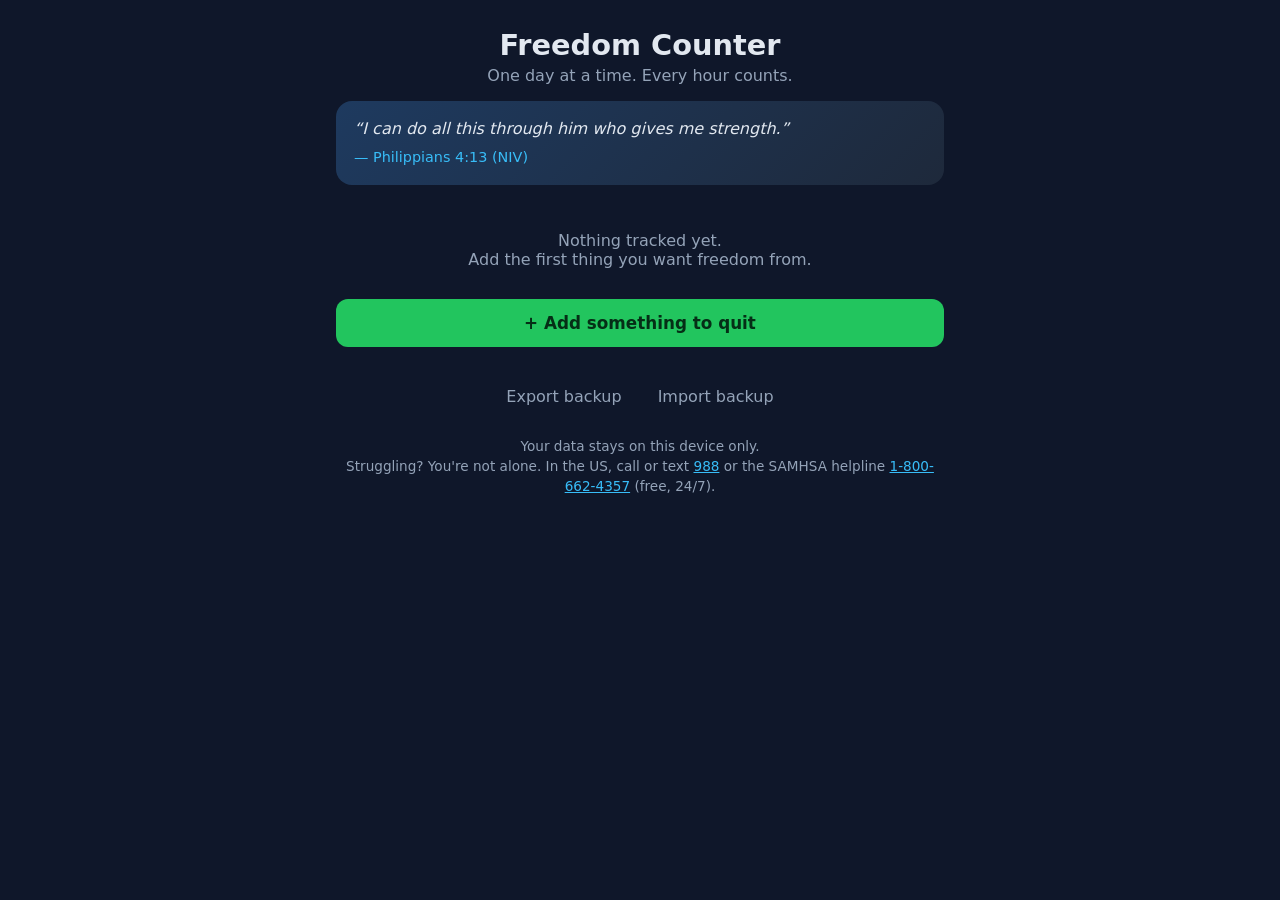
<file: index.html>
<!DOCTYPE html>
<html lang="en">
<head>
<meta charset="UTF-8">
<meta name="viewport" content="width=device-width, initial-scale=1, viewport-fit=cover">
<meta name="theme-color" content="#0f172a">
<title>Freedom Counter</title>
<style>
  :root {
    --bg: #0f172a; --card: #1e293b; --card2: #273449; --text: #e2e8f0; --muted: #94a3b8;
    --accent: #22c55e; --accent2: #38bdf8; --danger: #ef4444; --warn: #f59e0b; --radius: 16px;
  }
  * { box-sizing: border-box; }
  body {
    margin: 0; font-family: system-ui, -apple-system, "Segoe UI", Roboto, sans-serif;
    background: var(--bg); color: var(--text); min-height: 100vh;
    padding: env(safe-area-inset-top) 0 env(safe-area-inset-bottom);
  }
  main { max-width: 640px; margin: 0 auto; padding: 20px 16px 80px; }
  header { text-align: center; margin-bottom: 16px; }
  h1 { margin: 8px 0 4px; font-size: 1.8rem; }
  .sub { color: var(--muted); margin: 0; }
  .verse {
    background: linear-gradient(135deg, #1e3a5f, #1e293b); border-radius: var(--radius);
    padding: 16px 18px; margin: 16px 0; font-style: italic; line-height: 1.5;
  }
  .verse cite { display: block; margin-top: 6px; font-style: normal; color: var(--accent2); font-size: .9rem; }
  button {
    font: inherit; border: 0; border-radius: 12px; padding: 10px 14px; cursor: pointer;
    background: var(--card2); color: var(--text); transition: transform .08s, filter .15s;
  }
  button:active { transform: scale(.97); }
  button:hover { filter: brightness(1.15); }
  .primary { background: var(--accent); color: #052e16; font-weight: 600; }
  .danger { background: transparent; color: var(--danger); border: 1px solid var(--danger); }
  .ghost { background: transparent; color: var(--muted); }
  .full { width: 100%; padding: 14px; font-size: 1.05rem; }
  .card { background: var(--card); border-radius: var(--radius); padding: 18px; margin: 14px 0; }
  .card h2 { margin: 0; font-size: 1.25rem; display: flex; justify-content: space-between; align-items: center; gap: 8px; }
  .why { color: var(--muted); font-size: .92rem; margin: 6px 0 0; }
  .timer { display: grid; grid-template-columns: repeat(4, 1fr); gap: 8px; margin: 16px 0 10px; text-align: center; }
  .timer div { background: var(--card2); border-radius: 12px; padding: 10px 4px; }
  .timer b { display: block; font-size: 1.7rem; font-variant-numeric: tabular-nums; }
  .timer span { font-size: .75rem; color: var(--muted); text-transform: uppercase; letter-spacing: .05em; }
  .stats { display: flex; flex-wrap: wrap; gap: 8px; margin: 10px 0; }
  .stat { flex: 1 1 120px; background: var(--card2); border-radius: 12px; padding: 8px 10px; font-size: .85rem; color: var(--muted); }
  .stat b { display: block; color: var(--text); font-size: 1.05rem; }
  .progress { height: 10px; background: var(--card2); border-radius: 99px; overflow: hidden; margin-top: 6px; }
  .progress > div { height: 100%; background: linear-gradient(90deg, var(--accent), var(--accent2)); transition: width .5s; }
  .next { font-size: .85rem; color: var(--muted); margin-top: 12px; }
  .badges { display: flex; flex-wrap: wrap; gap: 6px; margin-top: 12px; }
  .badge { font-size: .75rem; padding: 4px 8px; border-radius: 99px; background: var(--card2); color: var(--muted); }
  .badge.on { background: #14532d; color: #bbf7d0; }
  .actions { display: grid; grid-template-columns: 1fr 1fr; gap: 8px; margin-top: 14px; }
  .actions .wide { grid-column: span 2; }
  .urge { background: #0c4a6e; color: #e0f2fe; font-weight: 600; }
  .icon-btn { background: transparent; color: var(--muted); padding: 4px 8px; font-size: 1.1rem; }
  details { margin-top: 12px; }
  summary { cursor: pointer; color: var(--muted); font-size: .9rem; }
  .log { list-style: none; padding: 0; margin: 8px 0 0; font-size: .85rem; max-height: 180px; overflow: auto; }
  .log li { padding: 6px 0; border-bottom: 1px solid var(--card2); color: var(--muted); }
  .log li b { color: var(--text); font-weight: 500; }
  dialog {
    border: 0; border-radius: var(--radius); background: var(--card); color: var(--text);
    width: min(92vw, 460px); padding: 20px;
  }
  dialog::backdrop { background: rgba(0,0,0,.6); }
  dialog h3 { margin-top: 0; }
  label { display: block; font-size: .9rem; color: var(--muted); margin: 12px 0 4px; }
  input, textarea, select {
    width: 100%; font: inherit; padding: 10px 12px; border-radius: 10px;
    border: 1px solid #334155; background: var(--bg); color: var(--text);
  }
  textarea { resize: vertical; min-height: 60px; }
  .row { display: flex; gap: 8px; justify-content: flex-end; margin-top: 18px; }
  .empty { text-align: center; color: var(--muted); padding: 30px 10px; }
  .toast {
    position: fixed; left: 50%; bottom: 24px; transform: translateX(-50%) translateY(120px);
    background: var(--accent); color: #052e16; padding: 12px 18px; border-radius: 12px; font-weight: 600;
    transition: transform .3s; max-width: 90vw; text-align: center; z-index: 10;
  }
  .toast.show { transform: translateX(-50%) translateY(0); }
  footer { text-align: center; margin-top: 30px; display: flex; gap: 8px; justify-content: center; flex-wrap: wrap; }
  .help { font-size: .85rem; color: var(--muted); text-align: center; margin-top: 20px; line-height: 1.5; }
  .help a { color: var(--accent2); }
</style>
</head>
<body>
<main>
  <header>
    <h1>Freedom Counter</h1>
    <p class="sub">One day at a time. Every hour counts.</p>
  </header>

  <div class="verse" id="verse"></div>

  <div id="list"></div>

  <button class="primary full" id="addBtn">+ Add something to quit</button>

  <footer>
    <button class="ghost" id="exportBtn">Export backup</button>
    <button class="ghost" id="importBtn">Import backup</button>
    <input type="file" id="importFile" accept="application/json" hidden>
  </footer>

  <p class="help">
    Your data stays on this device only.<br>
    Struggling? You're not alone. In the US, call or text <a href="tel:988">988</a> or
    the SAMHSA helpline <a href="tel:18006624357">1-800-662-4357</a> (free, 24/7).
  </p>
</main>

<dialog id="habitDialog">
  <form method="dialog" id="habitForm">
    <h3 id="dialogTitle">Add something to quit</h3>
    <label for="fName">What are you quitting?</label>
    <input id="fName" required maxlength="60" placeholder="e.g. Smoking, Porn, Alcohol, Social media">
    <label for="fStart">Clean since</label>
    <input id="fStart" type="datetime-local" required>
    <label for="fCost">Money spent on it per day (optional)</label>
    <input id="fCost" type="number" min="0" step="0.01" placeholder="0.00">
    <label for="fWhy">Why are you quitting? (you'll see this when it's hard)</label>
    <textarea id="fWhy" maxlength="300" placeholder="For my family, my health, my walk with God..."></textarea>
    <div class="row">
      <button type="button" class="ghost" id="cancelBtn">Cancel</button>
      <button type="submit" class="primary" value="save">Save</button>
    </div>
  </form>
</dialog>

<dialog id="slipDialog">
  <form method="dialog" id="slipForm">
    <h3>It's okay. Get back up.</h3>
    <p class="sub">A slip isn't the end. Your best streak is saved. What triggered it? Knowing helps next time.</p>
    <label for="slipNote">Trigger / note (optional)</label>
    <textarea id="slipNote" maxlength="200" placeholder="Bored, stressed, alone late at night..."></textarea>
    <div class="row">
      <button type="button" class="ghost" id="slipCancel">Cancel</button>
      <button type="submit" class="danger" value="reset">Restart my counter</button>
    </div>
  </form>
</dialog>

<div class="toast" id="toast"></div>

<script>
(() => {
  const KEY = "freedom-counter-v1";
  const DAY = 86400000;
  const MILESTONES = [
    [1, "1 day"], [3, "3 days"], [7, "1 week"], [14, "2 weeks"], [30, "1 month"],
    [60, "2 months"], [90, "90 days"], [180, "6 months"], [365, "1 year"], [730, "2 years"]
  ];
  const VERSES = [
    ["No temptation has overtaken you except what is common to mankind. And God is faithful; he will not let you be tempted beyond what you can bear. But when you are tempted, he will also provide a way out so that you can endure it.", "1 Corinthians 10:13"],
    ["I can do all this through him who gives me strength.", "Philippians 4:13"],
    ["Therefore, if anyone is in Christ, the new creation has come: The old has gone, the new is here!", "2 Corinthians 5:17"],
    ["So if the Son sets you free, you will be free indeed.", "John 8:36"],
    ["Because of the Lord's great love we are not consumed, for his compassions never fail. They are new every morning; great is your faithfulness.", "Lamentations 3:22-23"],
    ["My grace is sufficient for you, for my power is made perfect in weakness.", "2 Corinthians 12:9"],
    ["Submit yourselves, then, to God. Resist the devil, and he will flee from you.", "James 4:7"],
    ["Let us not become weary in doing good, for at the proper time we will reap a harvest if we do not give up.", "Galatians 6:9"],
    ["The righteous may fall seven times but still get up.", "Proverbs 24:16"],
    ["Therefore, there is now no condemnation for those who are in Christ Jesus.", "Romans 8:1"],
    ["It is for freedom that Christ has set us free. Stand firm, then, and do not let yourselves be burdened again by a yoke of slavery.", "Galatians 5:1"],
    ["Do not be overcome by evil, but overcome evil with good.", "Romans 12:21"],
    ["Come to me, all you who are weary and burdened, and I will give you rest.", "Matthew 11:28"],
    ["Being confident of this, that he who began a good work in you will carry it on to completion.", "Philippians 1:6"],
  ];

  const $ = (id) => document.getElementById(id);
  let state = load();
  let editingId = null;
  let slipId = null;

  function load() {
    try { return JSON.parse(localStorage.getItem(KEY)) || { habits: [] }; }
    catch { return { habits: [] }; }
  }
  function save() { localStorage.setItem(KEY, JSON.stringify(state)); }
  function uid() { return Date.now().toString(36) + Math.random().toString(36).slice(2, 7); }
  function esc(s) { return String(s ?? "").replace(/[&<>"']/g, c => ({ "&":"&amp;","<":"&lt;",">":"&gt;",'"':"&quot;","'":"&#39;" }[c])); }
  function toLocalInput(ts) {
    const d = new Date(ts); d.setMinutes(d.getMinutes() - d.getTimezoneOffset());
    return d.toISOString().slice(0, 16);
  }
  function fmtDate(ts) { return new Date(ts).toLocaleString([], { dateStyle: "medium", timeStyle: "short" }); }
  function fmtDur(ms) {
    const d = Math.floor(ms / DAY), h = Math.floor(ms % DAY / 3600000);
    return d ? `${d}d ${h}h` : `${h}h ${Math.floor(ms % 3600000 / 60000)}m`;
  }
  function toast(msg) {
    const t = $("toast"); t.textContent = msg; t.classList.add("show");
    clearTimeout(toast._t); toast._t = setTimeout(() => t.classList.remove("show"), 2600);
  }

  // Verse of the day
  const dayIndex = Math.floor((Date.now() - new Date().getTimezoneOffset() * 60000) / DAY);
  const [vText, vRef] = VERSES[dayIndex % VERSES.length];
  $("verse").innerHTML = `“${esc(vText)}”<cite>— ${esc(vRef)} (NIV)</cite>`;

  function bestStreak(h, now) {
    return Math.max(h.best || 0, now - h.start);
  }

  function render() {
    const list = $("list");
    if (!state.habits.length) {
      list.innerHTML = `<div class="empty">Nothing tracked yet.<br>Add the first thing you want freedom from.</div>`;
      return;
    }
    list.innerHTML = state.habits.map(h => `
      <section class="card" data-id="${h.id}">
        <h2><span>${esc(h.name)}</span>
          <span>
            <button class="icon-btn" data-act="edit" title="Edit">✎</button>
            <button class="icon-btn" data-act="delete" title="Delete">🗑</button>
          </span>
        </h2>
        ${h.why ? `<p class="why">“${esc(h.why)}”</p>` : ""}
        <div class="timer">
          <div><b data-f="d">0</b><span>days</span></div>
          <div><b data-f="h">0</b><span>hours</span></div>
          <div><b data-f="m">0</b><span>min</span></div>
          <div><b data-f="s">0</b><span>sec</span></div>
        </div>
        <div class="next" data-f="next"></div>
        <div class="progress"><div data-f="bar"></div></div>
        <div class="stats">
          <div class="stat">Best streak<b data-f="best"></b></div>
          <div class="stat">Urges resisted<b>${h.urges || 0}</b></div>
          <div class="stat">Restarts<b>${(h.slips || []).length}</b></div>
          ${h.cost > 0 ? `<div class="stat">Money saved<b data-f="saved"></b></div>` : ""}
        </div>
        <div class="badges" data-f="badges"></div>
        <div class="actions">
          <button class="urge wide" data-act="urge">💪 I resisted an urge</button>
          <button class="danger wide" data-act="slip">I slipped — restart</button>
        </div>
        ${(h.slips || []).length ? `
        <details>
          <summary>History</summary>
          <ul class="log">
            ${[...h.slips].reverse().map(s => `<li><b>${fmtDate(s.at)}</b> — after ${fmtDur(s.lasted)}${s.note ? ` · ${esc(s.note)}` : ""}</li>`).join("")}
          </ul>
        </details>` : ""}
      </section>`).join("");
    tick();
  }

  function tick() {
    const now = Date.now();
    document.querySelectorAll(".card[data-id]").forEach(card => {
      const h = state.habits.find(x => x.id === card.dataset.id);
      if (!h) return;
      const ms = Math.max(0, now - h.start);
      const days = ms / DAY;
      const f = (k) => card.querySelector(`[data-f="${k}"]`);
      f("d").textContent = Math.floor(days);
      f("h").textContent = Math.floor(ms % DAY / 3600000);
      f("m").textContent = Math.floor(ms % 3600000 / 60000);
      f("s").textContent = Math.floor(ms % 60000 / 1000);
      f("best").textContent = fmtDur(bestStreak(h, now));
      if (f("saved")) f("saved").textContent = "$" + (h.cost * days).toFixed(2);

      const next = MILESTONES.find(([d]) => days < d);
      const prev = [...MILESTONES].reverse().find(([d]) => days >= d);
      if (next) {
        const from = prev ? prev[0] : 0;
        const pct = ((days - from) / (next[0] - from)) * 100;
        f("bar").style.width = pct.toFixed(1) + "%";
        f("next").textContent = `Next milestone: ${next[1]} — ${fmtDur((next[0] - days) * DAY)} to go`;
      } else {
        f("bar").style.width = "100%";
        f("next").textContent = "Every milestone reached. Keep walking in freedom!";
      }
      const badgeHtml = MILESTONES.map(([d, label]) => `<span class="badge ${days >= d ? "on" : ""}">${days >= d ? "✓ " : ""}${label}</span>`).join("");
      if (f("badges").innerHTML !== badgeHtml) f("badges").innerHTML = badgeHtml;

      // Celebrate newly reached milestones once
      const reached = prev ? prev[0] : 0;
      if (reached > (h.celebrated || 0)) {
        h.celebrated = reached; save();
        toast(`🎉 ${h.name}: ${prev[1]} free! Praise God — keep going!`);
      }
    });
  }

  function openHabitDialog(h) {
    editingId = h ? h.id : null;
    $("dialogTitle").textContent = h ? "Edit" : "Add something to quit";
    $("fName").value = h ? h.name : "";
    $("fStart").value = toLocalInput(h ? h.start : Date.now());
    $("fStart").max = toLocalInput(Date.now());
    $("fCost").value = h && h.cost ? h.cost : "";
    $("fWhy").value = h ? h.why || "" : "";
    $("habitDialog").showModal();
  }

  $("addBtn").onclick = () => openHabitDialog(null);
  $("cancelBtn").onclick = () => $("habitDialog").close();
  $("habitForm").onsubmit = (e) => {
    e.preventDefault();
    const start = Math.min(new Date($("fStart").value).getTime() || Date.now(), Date.now());
    const data = {
      name: $("fName").value.trim(),
      start,
      cost: parseFloat($("fCost").value) || 0,
      why: $("fWhy").value.trim(),
    };
    if (!data.name) return;
    if (editingId) {
      const h = state.habits.find(x => x.id === editingId);
      Object.assign(h, data);
      h.celebrated = Math.max(0, ...MILESTONES.filter(([d]) => (Date.now() - start) / DAY >= d).map(([d]) => d));
    } else {
      const days = (Date.now() - start) / DAY;
      state.habits.push({
        id: uid(), ...data, best: 0, urges: 0, slips: [],
        celebrated: Math.max(0, ...MILESTONES.filter(([d]) => days >= d).map(([d]) => d)),
      });
    }
    save(); $("habitDialog").close(); render();
  };

  $("list").onclick = (e) => {
    const btn = e.target.closest("button[data-act]");
    if (!btn) return;
    const id = btn.closest(".card").dataset.id;
    const h = state.habits.find(x => x.id === id);
    switch (btn.dataset.act) {
      case "urge":
        h.urges = (h.urges || 0) + 1; save(); render();
        toast("Victory! That urge lost. 🙌");
        break;
      case "slip":
        slipId = id; $("slipNote").value = ""; $("slipDialog").showModal();
        break;
      case "edit":
        openHabitDialog(h);
        break;
      case "delete":
        if (confirm(`Delete "${h.name}" and all its history?`)) {
          state.habits = state.habits.filter(x => x.id !== id); save(); render();
        }
        break;
    }
  };

  $("slipCancel").onclick = () => $("slipDialog").close();
  $("slipForm").onsubmit = (e) => {
    e.preventDefault();
    const h = state.habits.find(x => x.id === slipId);
    const now = Date.now();
    const lasted = now - h.start;
    h.best = Math.max(h.best || 0, lasted);
    h.slips = h.slips || [];
    h.slips.push({ at: now, lasted, note: $("slipNote").value.trim() });
    h.start = now;
    h.celebrated = 0;
    save(); $("slipDialog").close(); render();
    toast("New mercies this morning. Day 1 starts now.");
  };

  $("exportBtn").onclick = () => {
    const blob = new Blob([JSON.stringify(state, null, 2)], { type: "application/json" });
    const a = document.createElement("a");
    a.href = URL.createObjectURL(blob);
    a.download = `freedom-counter-${new Date().toISOString().slice(0, 10)}.json`;
    a.click(); URL.revokeObjectURL(a.href);
  };
  $("importBtn").onclick = () => $("importFile").click();
  $("importFile").onchange = async (e) => {
    const file = e.target.files[0]; if (!file) return;
    try {
      const data = JSON.parse(await file.text());
      if (!Array.isArray(data.habits)) throw new Error();
      if (!confirm("Replace current data with this backup?")) return;
      state = data; save(); render(); toast("Backup restored.");
    } catch { alert("That file isn't a valid backup."); }
    e.target.value = "";
  };

  render();
  setInterval(tick, 1000);
})();
</script>
</body>
</html>
</file>
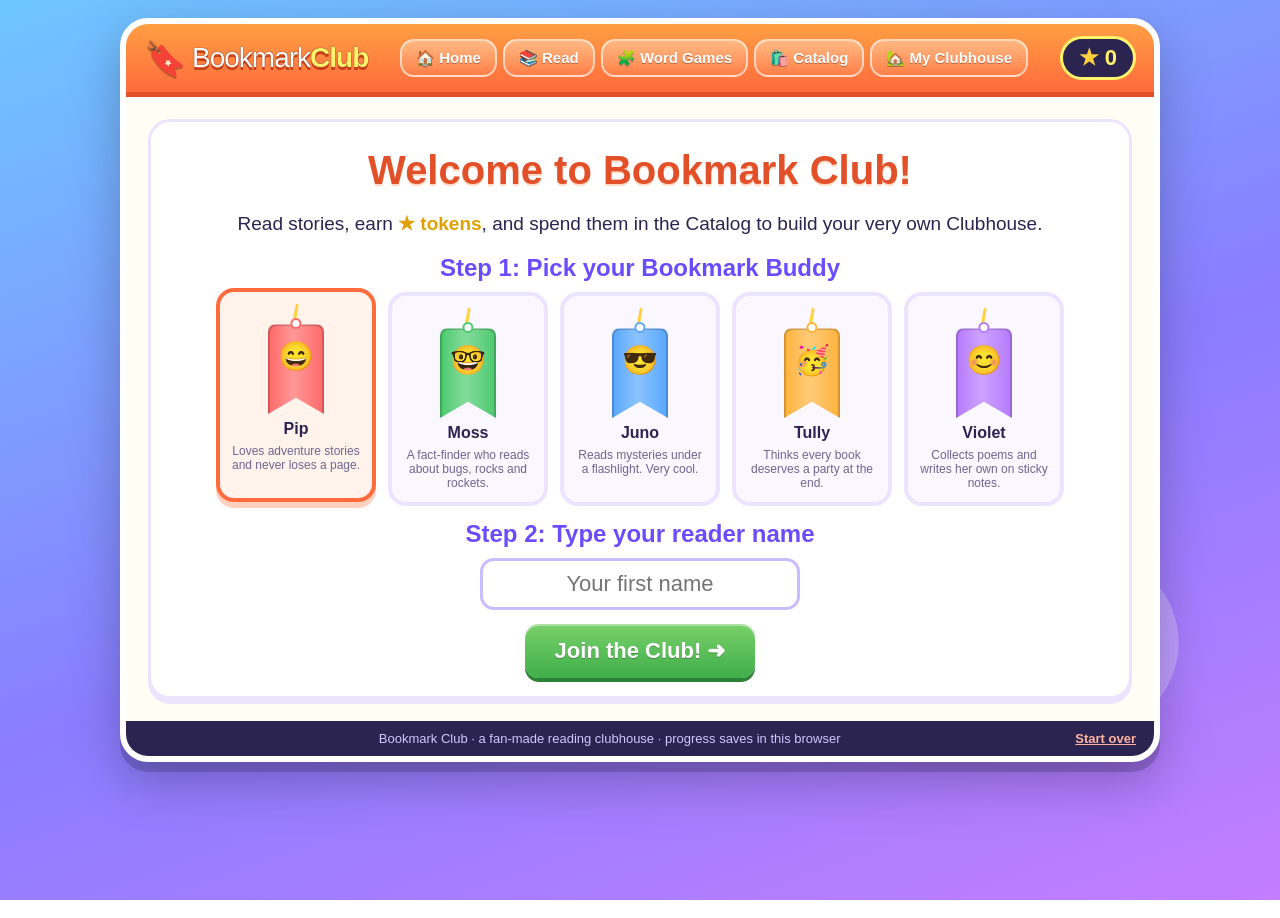
<file: bookmark-club/index.html>
<!DOCTYPE html>
<html lang="en">
<head>
  <meta charset="UTF-8">
  <meta name="viewport" content="width=device-width, initial-scale=1">
  <title>Bookmark Club — Read, Earn, Decorate!</title>
  <link rel="stylesheet" href="styles.css">
</head>
<body>
  <div id="frame">
    <header id="topbar">
      <div class="logo" data-go="home">
        <span class="logo-mark">🔖</span>
        <span class="logo-text">Bookmark<b>Club</b></span>
      </div>
      <nav id="nav">
        <button data-go="home">🏠 Home</button>
        <button data-go="library">📚 Read</button>
        <button data-go="games">🧩 Word Games</button>
        <button data-go="catalog">🛍️ Catalog</button>
        <button data-go="clubhouse">🏡 My Clubhouse</button>
      </nav>
      <div id="wallet" title="Your tokens">
        <span class="coin">★</span><span id="tokenCount">0</span>
      </div>
    </header>

    <main id="screen"></main>

    <footer id="foot">
      <span id="buddyFoot"></span>
      <span>Bookmark Club · a fan-made reading clubhouse · progress saves in this browser</span>
      <button id="resetBtn" class="link">Start over</button>
    </footer>
  </div>

  <div id="toast" class="hidden"></div>
  <script src="data.js"></script>
  <script src="app.js"></script>
</body>
</html>
</file>
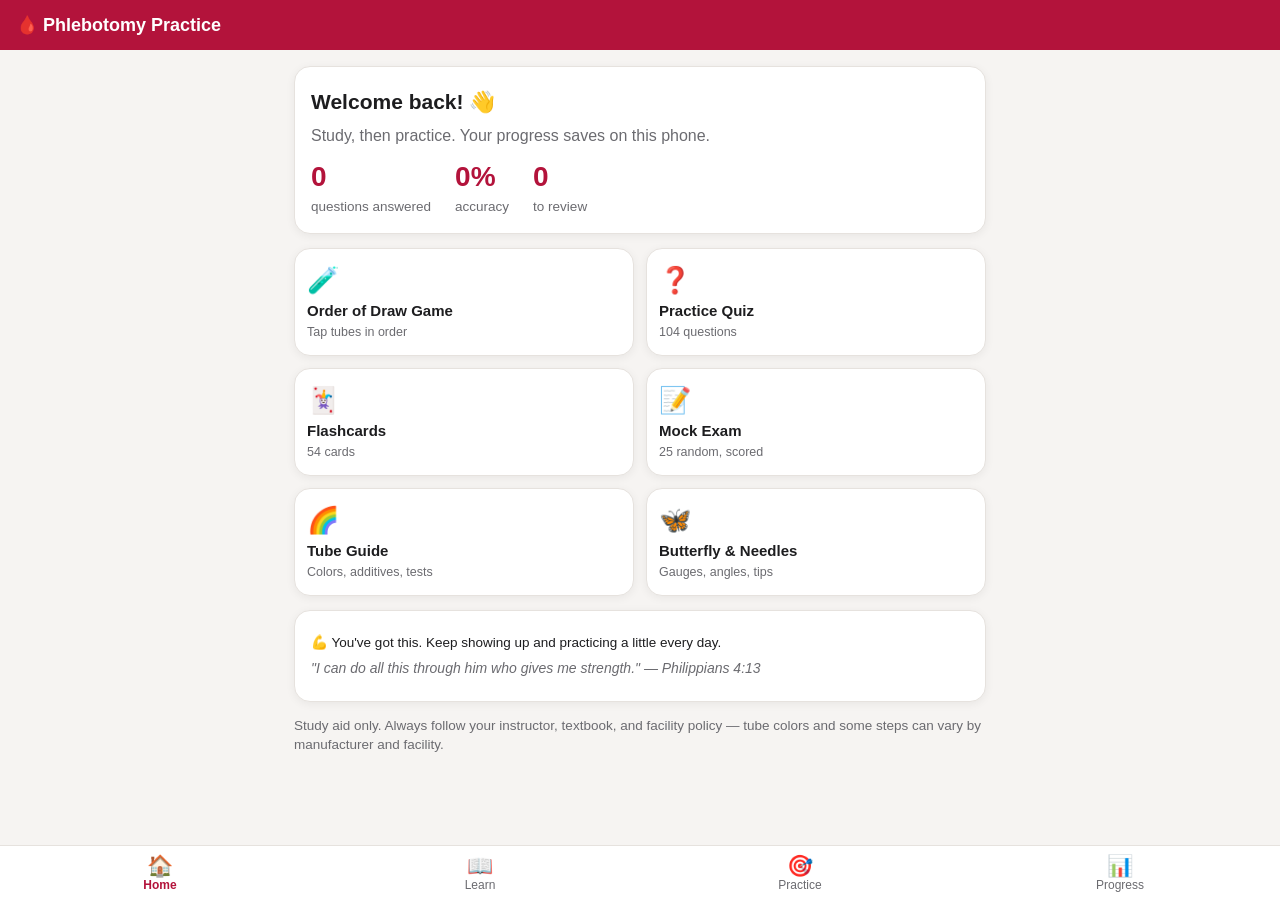
<file: phlebotomy-app/index.html>
<!DOCTYPE html>
<html lang="en">
<head>
<meta charset="UTF-8">
<meta name="viewport" content="width=device-width, initial-scale=1, viewport-fit=cover">
<meta name="theme-color" content="#b3133b">
<meta name="apple-mobile-web-app-capable" content="yes">
<meta name="apple-mobile-web-app-title" content="Phleb Practice">
<title>Phlebotomy Practice</title>
<style>
  :root{
    --bg:#f6f4f2; --card:#fff; --ink:#1d1d1f; --muted:#6b6b70; --line:#e6e2de;
    --brand:#b3133b; --brand2:#e2486a; --ok:#1d8a4a; --bad:#c62828; --warn:#b26a00;
    --radius:16px; --shadow:0 2px 10px rgba(0,0,0,.06);
  }
  @media (prefers-color-scheme: dark){
    :root{ --bg:#141416; --card:#1f1f23; --ink:#f2f2f4; --muted:#a0a0a8; --line:#2e2e34; --shadow:none; }
  }
  *{box-sizing:border-box;-webkit-tap-highlight-color:transparent}
  html,body{margin:0;background:var(--bg);color:var(--ink);
    font:16px/1.45 -apple-system,BlinkMacSystemFont,"Segoe UI",Roboto,Helvetica,Arial,sans-serif}
  header{position:sticky;top:0;z-index:5;background:var(--brand);color:#fff;
    padding:calc(env(safe-area-inset-top) + 12px) 16px 12px;display:flex;align-items:center;gap:10px}
  header h1{font-size:18px;margin:0;flex:1}
  header button{background:rgba(255,255,255,.18);color:#fff;border:0;border-radius:10px;padding:6px 10px;font-size:15px}
  main{padding:16px 14px calc(90px + env(safe-area-inset-bottom));max-width:720px;margin:0 auto}
  nav{position:fixed;bottom:0;left:0;right:0;background:var(--card);border-top:1px solid var(--line);
    display:flex;padding-bottom:env(safe-area-inset-bottom);z-index:6}
  nav button{flex:1;background:none;border:0;color:var(--muted);padding:9px 0 8px;font-size:12px;display:flex;flex-direction:column;align-items:center;gap:2px}
  nav button .i{font-size:21px;line-height:1}
  nav button.on{color:var(--brand);font-weight:600}
  .card{background:var(--card);border-radius:var(--radius);box-shadow:var(--shadow);padding:16px;margin-bottom:14px;border:1px solid var(--line)}
  .grid{display:grid;grid-template-columns:1fr 1fr;gap:12px}
  .tile{background:var(--card);border:1px solid var(--line);border-radius:var(--radius);padding:16px 12px;text-align:left;
    color:var(--ink);font-size:15px;font-weight:600;box-shadow:var(--shadow);min-height:96px;display:flex;flex-direction:column;gap:6px}
  .tile .e{font-size:26px}
  .tile small{font-weight:400;color:var(--muted);font-size:12.5px}
  h2{font-size:21px;margin:4px 0 12px}
  h3{font-size:17px;margin:16px 0 8px}
  p{margin:6px 0}
  ul,ol{padding-left:22px;margin:6px 0}
  li{margin:4px 0}
  .muted{color:var(--muted)}
  .small{font-size:13.5px}
  .btn{display:inline-block;background:var(--brand);color:#fff;border:0;border-radius:12px;padding:12px 18px;font-size:16px;font-weight:600}
  .btn.alt{background:transparent;color:var(--brand);border:2px solid var(--brand)}
  .btn.full{width:100%}
  .row{display:flex;gap:10px;flex-wrap:wrap;align-items:center}
  .back{background:none;border:0;color:var(--brand);font-size:16px;padding:0 0 10px;font-weight:600}
  .pill{display:inline-block;padding:3px 10px;border-radius:999px;background:var(--line);font-size:12.5px;margin:2px 4px 2px 0}
  .tip{border-left:4px solid var(--brand);background:rgba(179,19,59,.07);padding:10px 12px;border-radius:8px;margin:10px 0}
  .warn{border-left:4px solid var(--warn);background:rgba(178,106,0,.09);padding:10px 12px;border-radius:8px;margin:10px 0}
  table{width:100%;border-collapse:collapse;font-size:14.5px}
  th,td{text-align:left;padding:8px 6px;border-bottom:1px solid var(--line);vertical-align:top}
  th{font-size:13px;color:var(--muted);font-weight:600}

  /* tubes */
  .tube{width:26px;height:64px;position:relative;flex:0 0 auto}
  .tube .cap{position:absolute;top:0;left:-2px;right:-2px;height:18px;border-radius:5px 5px 3px 3px;box-shadow:inset 0 -3px 0 rgba(0,0,0,.18)}
  .tube .body{position:absolute;top:16px;left:3px;right:3px;bottom:0;border-radius:0 0 12px 12px;
    background:linear-gradient(90deg,rgba(255,255,255,.75),rgba(230,230,235,.5));border:1px solid rgba(0,0,0,.15)}
  .tube .blood{position:absolute;left:4px;right:4px;bottom:1px;height:55%;border-radius:0 0 11px 11px;background:#8b0d1e;opacity:.85}
  .tube.big{width:40px;height:96px}
  .tube.big .cap{height:26px}.tube.big .body{top:24px}
  .tubeRow{display:flex;gap:12px;align-items:center;padding:10px 0;border-bottom:1px solid var(--line)}
  .tubeRow:last-child{border-bottom:0}
  .tubeRow .n{font-size:22px;font-weight:800;color:var(--brand);width:26px;text-align:center}
  .tubeRow b{display:block}

  /* quiz */
  .opt{display:block;width:100%;text-align:left;background:var(--card);color:var(--ink);border:2px solid var(--line);
    border-radius:12px;padding:13px 14px;margin:8px 0;font-size:16px}
  .opt.right{border-color:var(--ok);background:rgba(29,138,74,.12)}
  .opt.wrong{border-color:var(--bad);background:rgba(198,40,40,.10)}
  .opt:disabled{opacity:1}
  .bar{height:8px;background:var(--line);border-radius:99px;overflow:hidden;margin:6px 0 12px}
  .bar i{display:block;height:100%;background:var(--brand);border-radius:99px;transition:width .3s}
  .feedback{padding:12px;border-radius:12px;margin-top:6px;font-size:15px}
  .feedback.ok{background:rgba(29,138,74,.12)}
  .feedback.no{background:rgba(198,40,40,.10)}

  /* flashcards */
  .flash{perspective:1000px;height:300px;margin:8px 0 14px}
  .flash .in{position:relative;width:100%;height:100%;transition:transform .45s;transform-style:preserve-3d}
  .flash.flip .in{transform:rotateY(180deg)}
  .flash .f,.flash .b{position:absolute;inset:0;backface-visibility:hidden;-webkit-backface-visibility:hidden;border-radius:var(--radius);
    display:flex;flex-direction:column;align-items:center;justify-content:center;text-align:center;padding:22px;
    background:var(--card);border:1px solid var(--line);box-shadow:var(--shadow);font-size:19px;overflow:auto}
  .flash .b{transform:rotateY(180deg);font-size:17px;background:linear-gradient(160deg,var(--card),rgba(179,19,59,.08))}
  .flash .lbl{position:absolute;top:12px;left:14px;font-size:12px;color:var(--muted);text-transform:uppercase;letter-spacing:.06em}

  /* order game */
  .bank{display:flex;flex-wrap:wrap;gap:10px;justify-content:center;min-height:120px;padding:8px 0}
  .tbtn{background:var(--card);border:2px solid var(--line);border-radius:14px;padding:8px 4px 6px;width:78px;
    display:flex;flex-direction:column;align-items:center;gap:6px;color:var(--ink);font-size:12px;font-weight:600}
  .tbtn.used{opacity:.25;pointer-events:none}
  .tbtn.shake{animation:shake .35s;border-color:var(--bad)}
  @keyframes shake{25%{transform:translateX(-6px)}50%{transform:translateX(6px)}75%{transform:translateX(-4px)}}
  .slots{display:flex;flex-wrap:wrap;gap:6px;justify-content:center;padding:8px;border:2px dashed var(--line);border-radius:14px}
  .slot{width:40px;display:flex;flex-direction:column;align-items:center;gap:2px;font-size:10px;color:var(--muted);text-align:center;line-height:1.1}
  .slot .tube{transform:scale(.75);margin:-8px 0}
  .ph{width:20px;height:48px;border:2px dashed var(--line);border-radius:4px 4px 10px 10px;display:flex;align-items:center;justify-content:center;font-size:14px;color:var(--muted)}
  .stepbtn{display:block;width:100%;text-align:left;background:var(--card);color:var(--ink);border:2px solid var(--line);border-radius:12px;padding:11px 12px;margin:7px 0;font-size:15px}
  .stepbtn.done{border-color:var(--ok);background:rgba(29,138,74,.1)}
  .stepbtn.shake{animation:shake .35s;border-color:var(--bad)}
  .stat{font-size:28px;font-weight:800;color:var(--brand)}
  .chips{display:flex;flex-wrap:wrap;gap:8px;margin:8px 0}
  .chip{border:2px solid var(--line);background:var(--card);color:var(--ink);border-radius:999px;padding:7px 13px;font-size:14px}
  .chip.on{border-color:var(--brand);background:var(--brand);color:#fff}
  details{background:var(--card);border:1px solid var(--line);border-radius:12px;padding:10px 14px;margin:8px 0}
  summary{font-weight:600;cursor:pointer}
  .verse{font-style:italic;color:var(--muted);font-size:14px;margin-top:6px}
</style>
</head>
<body>
<header>
  <h1 id="title">🩸 Phlebotomy Practice</h1>
</header>
<main id="app"></main>
<nav id="nav">
  <button data-tab="home"><span class="i">🏠</span>Home</button>
  <button data-tab="learn"><span class="i">📖</span>Learn</button>
  <button data-tab="practice"><span class="i">🎯</span>Practice</button>
  <button data-tab="progress"><span class="i">📊</span>Progress</button>
</nav>

<script>
/* =========================================================
   DATA
   ========================================================= */
const TUBES = {
  culture:   {name:"Blood Culture (bottles / yellow SPS)", short:"Culture", cap:"linear-gradient(90deg,#f7e04b 50%,#6b4ea0 50%)",
              additive:"Broth (bottles) or SPS – sodium polyanethol sulfonate (yellow tube)", spec:"Whole blood", inv:"8–10",
              tests:["Blood cultures (sepsis, bacteremia)"], dept:"Microbiology", rank:1,
              notes:"Drawn FIRST to keep it sterile. Site cleaned with chlorhexidine (or per policy) and bottle tops wiped. With a butterfly, fill the AEROBIC bottle first (the air in the tubing goes into it). With a syringe, fill the ANAEROBIC bottle first. Follow your facility policy."},
  lightblue: {name:"Light Blue", short:"Lt Blue", cap:"#7ec8e3", additive:"Sodium citrate (3.2%) – binds calcium", spec:"Plasma", inv:"3–4",
              tests:["PT/INR","PTT / aPTT","D-dimer","Fibrinogen"], dept:"Coagulation", rank:2,
              notes:"Must be FILLED completely – 9:1 blood-to-additive ratio. Underfilled = rejected. If it's the first tube with a butterfly, draw a discard tube first."},
  red:       {name:"Red (plastic)", short:"Red", cap:"#c62828", additive:"Clot activator (plastic) / none (glass)", spec:"Serum", inv:"5 (plastic) / 0 (glass)",
              tests:["Chemistry","Serology","Drug levels","Blood bank (some facilities)"], dept:"Chemistry / Serology / Blood bank", rank:3,
              notes:"Let clot 30–60 minutes before centrifuging."},
  sst:       {name:"Gold / Red-Gray \"Tiger\" (SST)", short:"Gold SST", cap:"#f2b705", additive:"Clot activator + separator gel", spec:"Serum", inv:"5",
              tests:["CMP / BMP","Lipid panel","Liver panel","Thyroid (TSH)","Hormones"], dept:"Chemistry", rank:3,
              notes:"SST = Serum Separator Tube. Clot 30 min before spinning. Not for blood bank or some drug levels."},
  pst:       {name:"Light Green / Green-Gray (PST)", short:"Lt Green PST", cap:"#8fd18f", additive:"Lithium heparin + separator gel", spec:"Plasma", inv:"8–10",
              tests:["STAT chemistry","Electrolytes","Potassium"], dept:"Chemistry", rank:4,
              notes:"PST = Plasma Separator Tube. Heparin is an anticoagulant (inhibits thrombin)."},
  green:     {name:"Dark Green", short:"Green", cap:"#1b7f3b", additive:"Sodium or lithium heparin", spec:"Plasma / whole blood", inv:"8–10",
              tests:["Ammonia (on ice)","STAT chemistry","Chromosome studies (sodium heparin)"], dept:"Chemistry", rank:4,
              notes:"Do NOT use a lithium heparin tube for a lithium level, or sodium heparin for sodium."},
  lavender:  {name:"Lavender / Purple", short:"Lavender", cap:"#9b6fd1", additive:"EDTA (K2 or K3) – binds calcium", spec:"Whole blood", inv:"8–10",
              tests:["CBC","Hemoglobin A1c","ESR (sed rate)","Retic count","Blood smear"], dept:"Hematology", rank:5,
              notes:"EDTA preserves cell shape — that's why it's the hematology tube. EDTA carryover into other tubes raises potassium and lowers calcium, so it comes late."},
  pink:      {name:"Pink", short:"Pink", cap:"#f48fb1", additive:"K2 EDTA", spec:"Whole blood", inv:"8–10",
              tests:["Type & screen","Crossmatch","ABO/Rh"], dept:"Blood Bank", rank:5,
              notes:"Blood bank tubes need a special armband/label with patient's full info per facility policy."},
  royal:     {name:"Royal Blue", short:"Royal Blue", cap:"#1a3fa8", additive:"None, EDTA, or heparin (check label color)", spec:"Serum or whole blood", inv:"8–10 (additive)",
              tests:["Trace elements (zinc, copper)","Heavy metals","Toxicology"], dept:"Chemistry / Toxicology", rank:5,
              notes:"Made to be trace-element free. Label stripe tells the additive (red = none, lavender = EDTA, green = heparin)."},
  tan:       {name:"Tan", short:"Tan", cap:"#c9a46b", additive:"K2 EDTA (lead-free)", spec:"Whole blood", inv:"8–10",
              tests:["Blood lead level"], dept:"Chemistry / Toxicology", rank:5, notes:"Certified lead-free tube."},
  gray:      {name:"Gray", short:"Gray", cap:"#8a8f98", additive:"Sodium fluoride (stops glycolysis) + potassium oxalate (anticoagulant)", spec:"Plasma", inv:"8–10",
              tests:["Glucose (fasting, GTT)","Lactic acid / lactate (on ice)","Blood alcohol"], dept:"Chemistry", rank:6,
              notes:"Fluoride is an ANTIGLYCOLYTIC — it keeps cells from eating the glucose. Drawn LAST."}
};
const BASIC_ORDER = ["culture","lightblue","red","sst","green","lavender","gray"];
const FULL_ORDER  = ["culture","lightblue","red","sst","pst","green","lavender","pink","royal","tan","gray"];

const QUESTIONS = [
 // Order of draw
 {c:"Order of Draw",q:"Which tube/bottle is drawn FIRST in the venipuncture order of draw?",a:["Blood culture","Light blue","Red","Lavender"],e:"Blood cultures are first to keep the sample sterile and free of additive contamination."},
 {c:"Order of Draw",q:"Which tube is drawn LAST in the order of draw?",a:["Gray","Lavender","Green","Light blue"],e:"Gray (sodium fluoride / potassium oxalate) is last. Mnemonic: '...Green Light Go' – Gray goes last."},
 {c:"Order of Draw",q:"What is the correct order: culture, ___, red/gold, green, lavender, gray?",a:["Light blue","Pink","Royal blue","Tan"],e:"Light blue (citrate) comes right after cultures."},
 {c:"Order of Draw",q:"Why is the lavender (EDTA) tube drawn after the green and red tubes?",a:["EDTA carryover can falsely raise potassium and lower calcium","EDTA clots the blood","Lavender tubes are smaller","It is easier to label"],e:"K2/K3 EDTA contains potassium and binds calcium. Carryover into chemistry tubes gives falsely high K+ and low Ca²⁺."},
 {c:"Order of Draw",q:"Which mnemonic helps you remember the order of draw?",a:["Stop Light Red Stay Put, Green Light Go","ABC — Airway, Breathing, Circulation","RICE","FAST"],e:"Stop (sterile/cultures) Light (light blue) Red (red) Stay (SST) Put (PST) Green (green) Light (lavender) Go (gray)."},
 {c:"Order of Draw",q:"Which tube is drawn right before the gray tube?",a:["Lavender","Light blue","Red","Gold SST"],e:"Lavender (EDTA) → Gray is the end of the order."},
 {c:"Order of Draw",q:"Which organization sets the standard order of draw?",a:["CLSI","FDA","CDC","OSHA"],e:"CLSI (Clinical and Laboratory Standards Institute) publishes the order of draw (GP41)."},
 {c:"Order of Draw",q:"A patient needs a CBC, PT, and CMP. In what order do you draw?",a:["Light blue, Gold SST, Lavender","Lavender, Light blue, Gold SST","Gold SST, Lavender, Light blue","Light blue, Lavender, Gold SST"],e:"PT = light blue, CMP = gold/SST, CBC = lavender → light blue, gold, lavender."},
 {c:"Order of Draw",q:"Order for a glucose (gray), PTT (light blue), and potassium (green)?",a:["Light blue, Green, Gray","Gray, Green, Light blue","Green, Light blue, Gray","Light blue, Gray, Green"],e:"Light blue → Green → Gray."},
 {c:"Order of Draw",q:"In the CAPILLARY (skin puncture) order of draw, which comes first?",a:["EDTA (lavender)","Serum (red)","Heparin (green)","Gray"],e:"Capillary order is different: blood gases, then EDTA, then other additive tubes, then serum last. EDTA first because platelets clump quickly at the site."},
 // Tubes / additives
 {c:"Tubes & Additives",q:"What additive is in the light blue tube?",a:["Sodium citrate","EDTA","Sodium heparin","Sodium fluoride"],e:"Light blue = 3.2% sodium citrate, which binds calcium for coagulation testing."},
 {c:"Tubes & Additives",q:"What additive is in the lavender tube?",a:["EDTA","Sodium citrate","Lithium heparin","Potassium oxalate"],e:"Lavender = EDTA. It preserves cell shape for hematology."},
 {c:"Tubes & Additives",q:"What is the purpose of sodium fluoride in the gray tube?",a:["Antiglycolytic – preserves glucose","Activates clotting","Separates serum","Binds iron"],e:"Sodium fluoride stops cells from using up glucose (glycolysis)."},
 {c:"Tubes & Additives",q:"Heparin prevents clotting by:",a:["Inhibiting thrombin","Binding calcium","Removing fibrinogen","Activating platelets"],e:"Heparin is an antithrombin. EDTA, citrate and oxalate all work by binding calcium."},
 {c:"Tubes & Additives",q:"Which anticoagulants work by binding calcium?",a:["EDTA, sodium citrate, and potassium oxalate","Heparin only","Sodium fluoride only","Clot activator and gel"],e:"EDTA, citrate, oxalate = calcium binders. Heparin = inhibits thrombin."},
 {c:"Tubes & Additives",q:"The ratio of blood to additive in a light blue tube must be:",a:["9:1","1:1","4:1","1:9"],e:"9 parts blood to 1 part citrate. Underfilled tubes give falsely long clotting times and get rejected."},
 {c:"Tubes & Additives",q:"What does SST stand for?",a:["Serum Separator Tube","Sodium Saline Tube","Special Specimen Tube","Sterile Serum Tube"],e:"SST = Serum Separator Tube (gold or red/gray tiger top)."},
 {c:"Tubes & Additives",q:"What is in a PST (light green) tube?",a:["Lithium heparin and gel","EDTA and gel","Clot activator and gel","Sodium citrate"],e:"PST = Plasma Separator Tube: lithium heparin + separator gel."},
 {c:"Tubes & Additives",q:"Serum is obtained from a tube that:",a:["Is allowed to clot","Contains an anticoagulant","Contains EDTA","Is never centrifuged"],e:"Serum = clotted blood spun down (no fibrinogen). Plasma = anticoagulated blood spun down (contains fibrinogen)."},
 {c:"Tubes & Additives",q:"How long should an SST/red tube clot before centrifuging?",a:["30 minutes","2 minutes","2 hours","Spin immediately"],e:"About 30 minutes (up to 60) at room temp so it fully clots."},
 {c:"Tubes & Additives",q:"How many times do you invert a light blue tube?",a:["3–4","8–10","0","20"],e:"Light blue: 3–4 gentle inversions. Never shake – that causes hemolysis."},
 {c:"Tubes & Additives",q:"How many times do you invert a lavender tube?",a:["8–10","3–4","5","0"],e:"EDTA tubes: 8–10 gentle inversions."},
 {c:"Tubes & Additives",q:"How many times do you invert a gold SST tube?",a:["5","8–10","3–4","0"],e:"SST and plastic red (clot activator): 5 inversions."},
 {c:"Tubes & Additives",q:"Why do you never shake a tube?",a:["It causes hemolysis","It makes it clot faster","It cools the sample","It removes the vacuum"],e:"Shaking ruptures red cells (hemolysis). Invert gently."},
 // Tests
 {c:"Tests → Tubes",q:"A CBC is drawn in which tube?",a:["Lavender","Light blue","Gold SST","Gray"],e:"CBC = lavender (EDTA)."},
 {c:"Tests → Tubes",q:"PT/INR is drawn in which tube?",a:["Light blue","Lavender","Green","Gray"],e:"Coag tests (PT/INR, PTT, D-dimer, fibrinogen) = light blue."},
 {c:"Tests → Tubes",q:"A fasting glucose or glucose tolerance test is usually drawn in:",a:["Gray","Lavender","Light blue","Pink"],e:"Gray (sodium fluoride) preserves glucose."},
 {c:"Tests → Tubes",q:"Hemoglobin A1c is drawn in:",a:["Lavender","Gray","Gold SST","Light blue"],e:"HbA1c is measured on whole blood in an EDTA (lavender) tube."},
 {c:"Tests → Tubes",q:"A type and crossmatch is usually drawn in:",a:["Pink","Gray","Light blue","Light green"],e:"Pink (K2 EDTA) is the blood bank tube. Some facilities use lavender or red – follow policy."},
 {c:"Tests → Tubes",q:"A blood lead level is drawn in which tube?",a:["Tan","Gray","Light blue","Gold"],e:"Tan = lead-free K2 EDTA. Royal blue is also used for some metals."},
 {c:"Tests → Tubes",q:"A lipid panel or CMP is commonly drawn in:",a:["Gold SST","Lavender","Light blue","Gray"],e:"Chemistry panels = gold SST (or light green PST at many hospitals)."},
 {c:"Tests → Tubes",q:"An ESR (sed rate) uses which tube?",a:["Lavender","Gray","Red","Gold"],e:"ESR = lavender (EDTA) in most labs."},
 {c:"Tests → Tubes",q:"A D-dimer goes in which tube?",a:["Light blue","Lavender","Royal blue","Pink"],e:"D-dimer is a coagulation test → light blue."},
 {c:"Tests → Tubes",q:"Trace elements like zinc and copper are drawn in:",a:["Royal blue","Lavender","Light blue","Light green"],e:"Royal blue tubes are trace-element free."},
 {c:"Tests → Tubes",q:"A lithium level should NOT be drawn in which tube?",a:["Lithium heparin (green)","Gold SST","Red","It can be drawn in any"],e:"Lithium heparin would falsely raise the lithium result."},
 // Butterfly / needles
 {c:"Butterfly & Needles",q:"A larger gauge number means the needle is:",a:["Smaller (thinner)","Larger (wider)","Longer","Shorter"],e:"Gauge is backwards: 25g is thinner than 21g."},
 {c:"Butterfly & Needles",q:"Most common needle gauge for a routine adult venipuncture:",a:["21 gauge","16 gauge","25 gauge","27 gauge"],e:"21g is standard (22g is also common). 16g is for blood donation."},
 {c:"Butterfly & Needles",q:"Most common butterfly gauge?",a:["23 gauge","18 gauge","16 gauge","30 gauge"],e:"23g butterfly is the go-to. Range for phlebotomy is about 21–25g."},
 {c:"Butterfly & Needles",q:"When is a butterfly (winged infusion set) a good choice?",a:["Small, fragile, or hand veins; children; elderly patients","Every routine draw","Only for blood donation","Only arterial draws"],e:"Butterflies give more control on small, fragile, or hard-to-reach veins."},
 {c:"Butterfly & Needles",q:"Insertion angle for a butterfly needle:",a:["10–15 degrees","30–45 degrees","45–90 degrees","5 degrees"],e:"Butterfly: shallow angle, about 10–15°. Standard ETS needle: 15–30°."},
 {c:"Butterfly & Needles",q:"Insertion angle for a standard (ETS) needle:",a:["15–30 degrees","45 degrees","90 degrees","5 degrees"],e:"15–30°, bevel up."},
 {c:"Butterfly & Needles",q:"Needle bevel should face:",a:["Up","Down","Sideways","Doesn't matter"],e:"Bevel UP for a smooth entry with less pain."},
 {c:"Butterfly & Needles",q:"If you use a butterfly and the FIRST tube is a light blue, you should:",a:["Draw a discard tube first","Draw the light blue anyway","Skip the light blue","Draw lavender first"],e:"The butterfly tubing holds air (~0.5 mL dead space). A discard tube (non-additive or another light blue) fills the tubing so the light blue gets the correct 9:1 ratio."},
 {c:"Butterfly & Needles",q:"Why can drawing a large tube with a small butterfly (25g) cause problems?",a:["The strong vacuum through a tiny needle can hemolyze cells or collapse the vein","It clots faster","It's too slow to matter","It contaminates the sample"],e:"Use smaller-volume tubes with small-gauge needles to prevent hemolysis and vein collapse."},
 {c:"Butterfly & Needles",q:"What is the main safety risk of butterfly needles?",a:["Higher needlestick risk – the needle can bounce/recoil","They break easily","They can't hold tubes","They need larger tubes"],e:"Butterflies have a high needlestick rate. Activate the safety device right away and keep control of the tubing."},
 {c:"Butterfly & Needles",q:"ETS stands for:",a:["Evacuated Tube System","Emergency Transfer System","External Tube Syringe","Extra Tube Set"],e:"ETS = Evacuated Tube System (needle, holder, vacuum tubes)."},
 {c:"Butterfly & Needles",q:"When should the needle safety device be activated?",a:["Immediately after removing the needle from the arm","After labeling","At the end of the shift","Before the draw"],e:"Activate it right away, then put it in the sharps container. Never recap by hand."},
 {c:"Butterfly & Needles",q:"A syringe draw is helpful when:",a:["Veins are small/fragile and may collapse under tube vacuum","The patient has great veins","You need blood cultures only","You want to draw faster"],e:"With a syringe you control the pull. Transfer to tubes with a transfer device in the order of draw."},
 // Site / procedure
 {c:"Procedure & Site",q:"First-choice vein for venipuncture:",a:["Median cubital","Basilic","Cephalic","Femoral"],e:"Median cubital: large, well-anchored, less painful, and away from nerves and arteries."},
 {c:"Procedure & Site",q:"Which antecubital vein is the LAST choice and why?",a:["Basilic – near the brachial artery and median nerve","Cephalic – too big","Median cubital – rolls","None, they're equal"],e:"Basilic (inner arm) is close to the brachial artery and median nerve."},
 {c:"Procedure & Site",q:"How far above the site is the tourniquet placed?",a:["3–4 inches","1 inch","8–10 inches","On the wrist"],e:"3–4 inches (7.5–10 cm) above the puncture site."},
 {c:"Procedure & Site",q:"Maximum time a tourniquet should stay on:",a:["1 minute","3 minutes","5 minutes","10 minutes"],e:"Over 1 minute causes hemoconcentration and can change results."},
 {c:"Procedure & Site",q:"How many patient identifiers are required?",a:["At least 2","1","3 always","None if the patient is known"],e:"At least two identifiers (like full name + date of birth / MRN). Never use the room number."},
 {c:"Procedure & Site",q:"Routine venipuncture site is cleaned with:",a:["70% isopropyl alcohol","Betadine only","Soap and water","Hydrogen peroxide"],e:"70% isopropyl alcohol, then let it air dry ~30 sec. Wet alcohol stings and can hemolyze the sample."},
 {c:"Procedure & Site",q:"Which test should NOT be cleaned with alcohol?",a:["Blood alcohol (ethanol) level","CBC","Glucose","PT"],e:"Use a non-alcohol cleaner (like soap and water or benzalkonium chloride) for blood alcohol."},
 {c:"Procedure & Site",q:"When should tubes be labeled?",a:["At the bedside, right after the draw, in front of the patient","Before the draw at the nurses' station","Back in the lab","Whenever convenient"],e:"Label at the bedside after the draw. Pre-labeling leads to mislabeled specimens."},
 {c:"Procedure & Site",q:"What info goes on the tube label?",a:["Patient name, DOB/ID, date, time, and your initials","Only the patient's name","Room number and test","Doctor's name only"],e:"Name, ID number/DOB, date, time of collection, collector's initials (plus anything your facility requires)."},
 {c:"Procedure & Site",q:"When do you release the tourniquet?",a:["As blood begins to flow / before removing the needle","After removing the needle","After applying the bandage","Never"],e:"Always release before pulling the needle out, or you'll cause a hematoma."},
 {c:"Procedure & Site",q:"Which arm should you avoid?",a:["The side of a mastectomy","The dominant arm","The arm with a watch","The left arm always"],e:"Avoid the mastectomy side (lymphedema risk), arms with IVs, fistulas/grafts, hematomas, burns, or heavy scarring."},
 {c:"Procedure & Site",q:"If a patient has an IV in one arm, you should:",a:["Draw from the other arm if possible","Draw above the IV","Draw from the IV line","Refuse to draw"],e:"Use the other arm. If you must, draw BELOW the IV after the nurse stops it for at least 2 minutes (follow policy)."},
 {c:"Procedure & Site",q:"A fistula is:",a:["A surgical connection of an artery and vein, often for dialysis – never draw from it","A type of needle","A tube additive","A kind of bandage"],e:"Never apply a tourniquet or draw on the fistula arm."},
 {c:"Procedure & Site",q:"How long should you hold pressure after the draw (routine)?",a:["Until bleeding stops (about 3–5 minutes)","5 seconds","15 minutes always","No pressure needed"],e:"Apply pressure until bleeding stops. Patients on anticoagulants may need longer. Don't bend the arm up."},
 // Capillary
 {c:"Capillary / Heel Stick",q:"Safe area for an infant heel stick:",a:["Medial or lateral plantar surface of the heel","Back of the heel","Arch of the foot","The toes"],e:"Use the outer edges (medial/lateral plantar surface) to avoid the heel bone (calcaneus)."},
 {c:"Capillary / Heel Stick",q:"Maximum lancet depth for a heel stick:",a:["2.0 mm","5.0 mm","0.5 mm","10 mm"],e:"No deeper than 2.0 mm to avoid hitting bone (osteomyelitis risk)."},
 {c:"Capillary / Heel Stick",q:"Which fingers are best for a fingerstick?",a:["Middle or ring finger","Thumb","Pinky","Index finger only"],e:"Middle or ring finger, on the fleshy pad, slightly off-center."},
 {c:"Capillary / Heel Stick",q:"The fingerstick should be made:",a:["Perpendicular (across) the fingerprint lines","Parallel to the fingerprint","On the fingertip","On the side of the nail"],e:"Across the whorls so the drop beads up instead of running down the grooves."},
 {c:"Capillary / Heel Stick",q:"What do you do with the FIRST drop of blood in a skin puncture?",a:["Wipe it away","Collect it","Save it for glucose","Squeeze it hard"],e:"Wipe away the first drop. It contains tissue fluid and alcohol residue."},
 {c:"Capillary / Heel Stick",q:"Why shouldn't you squeeze (milk) the finger hard?",a:["Tissue fluid dilutes the sample and causes hemolysis","It hurts less","It stops bleeding","It's faster"],e:"Heavy squeezing gives bad results. Use gentle pressure."},
 {c:"Capillary / Heel Stick",q:"Warming the heel before a stick increases blood flow up to:",a:["7 times","2 times","20 times","It doesn't help"],e:"A heel warmer (no hotter than 42°C) for 3–5 min can increase flow up to 7×."},
 // Special handling
 {c:"Special Handling",q:"Which specimen must be put on ice (chilled)?",a:["Ammonia","CBC","Bilirubin","Cold agglutinins"],e:"Chill: ammonia, lactic acid, blood gases (ABG), and some others like gastrin & PTH (per lab)."},
 {c:"Special Handling",q:"Which specimen must be protected from light?",a:["Bilirubin","Ammonia","Glucose","PT"],e:"Light-sensitive: bilirubin, vitamin B12, folate, carotene, vitamin A. Wrap in foil or use an amber tube."},
 {c:"Special Handling",q:"Which specimen must be kept at body temperature (37°C)?",a:["Cold agglutinins","Ammonia","Bilirubin","Lactic acid"],e:"Keep warm: cold agglutinins, cryoglobulins, cryofibrinogen."},
 {c:"Special Handling",q:"Hemolysis means:",a:["Red blood cells have ruptured","Blood has clotted","The tube is underfilled","The specimen is cold"],e:"Hemolysis = broken RBCs; serum looks pink/red. It falsely raises potassium, LDH, AST."},
 {c:"Special Handling",q:"Which can cause hemolysis?",a:["Small needle with large tube, shaking tubes, drawing through wet alcohol","Using the median cubital","Labeling at bedside","Using two identifiers"],e:"Also: probing, pulling a syringe plunger too hard, pushing blood through a syringe needle forcefully."},
 {c:"Special Handling",q:"A 'timed' specimen, like a peak drug level, means:",a:["It must be drawn at a specific time","It's drawn whenever","It must be frozen","It's drawn fasting"],e:"Peak and trough levels are timed around the medication dose. Record the exact time."},
 {c:"Special Handling",q:"A trough drug level is drawn:",a:["Right before the next dose (lowest level)","Right after the dose","At bedtime","Any time"],e:"Trough = lowest level, just before the next dose. Peak = highest level after the dose."},
 {c:"Special Handling",q:"Fasting for a fasting glucose or lipid test usually means:",a:["No food for 8–12 hours (water OK)","No water at all","No food for 1 hour","Skip only breakfast"],e:"Usually 8–12 hours, water allowed. Follow the test's specific instructions."},
 // Complications
 {c:"Complications",q:"A hematoma is:",a:["Blood leaking into the tissue around the site","A blood clot inside a tube","Fainting","A type of tube"],e:"Causes: needle through the vein, partial insertion, not enough pressure, removing the needle before the tourniquet."},
 {c:"Complications",q:"If a patient starts to faint during the draw, you should FIRST:",a:["Release the tourniquet and remove the needle","Keep drawing quickly","Give them water","Leave to get help"],e:"Stop the draw (tourniquet off, needle out), apply pressure, lower their head, call for help, and stay with them."},
 {c:"Complications",q:"Fainting during a blood draw is called:",a:["Syncope","Petechiae","Edema","Hematoma"],e:"Syncope (vasovagal reaction). Never draw from a patient sitting on a stool with no support."},
 {c:"Complications",q:"Patient complains of sharp, shooting, electric pain during the draw. You should:",a:["Remove the needle immediately","Keep going","Probe to find the vein","Ask them to hold still"],e:"That signals possible nerve contact. Remove the needle at once and document it."},
 {c:"Complications",q:"Small red spots that appear below the tourniquet are called:",a:["Petechiae","Hematoma","Edema","Syncope"],e:"Petechiae can mean a platelet/clotting problem. The site may bleed longer, so hold pressure longer."},
 {c:"Complications",q:"Leaving the tourniquet on too long causes:",a:["Hemoconcentration","Hemolysis only","Syncope","Lower protein levels"],e:"Hemoconcentration falsely raises large molecules and cells (proteins, cholesterol, etc.)."},
 {c:"Complications",q:"Arm swelling from fluid buildup is called:",a:["Edema","Petechiae","Sclerosis","Thrombosis"],e:"Avoid edematous sites; tissue fluid contaminates the sample."},
 {c:"Complications",q:"If you accidentally hit an artery (bright red, pulsing blood), you should:",a:["Remove the needle and hold firm pressure 5+ minutes","Keep drawing","Bend the arm","Ignore it"],e:"Apply firm pressure for at least 5 minutes and report it per policy."},
 // Safety
 {c:"Safety & Infection Control",q:"The single most important way to prevent the spread of infection:",a:["Hand hygiene","Wearing a mask","Using gloves only","Antibiotics"],e:"Hand hygiene before and after every patient and after taking off gloves."},
 {c:"Safety & Infection Control",q:"Which agency enforces the Bloodborne Pathogens Standard?",a:["OSHA","CLSI","FDA","CAP"],e:"OSHA's Bloodborne Pathogens Standard protects workers from blood exposure."},
 {c:"Safety & Infection Control",q:"Used needles should be:",a:["Put in a sharps container immediately (never recapped by hand)","Recapped with two hands","Thrown in the regular trash","Placed on the tray"],e:"Activate the safety feature and drop the whole unit into a sharps container right away."},
 {c:"Safety & Infection Control",q:"A sharps container should be replaced when it is:",a:["About 3/4 full (at the fill line)","Completely overflowing","Half full","Once a year"],e:"Never overfill. Replace it at the fill line."},
 {c:"Safety & Infection Control",q:"After a needlestick, the FIRST thing you should do is:",a:["Wash the area with soap and water","Finish the draw","Wait until end of shift to report","Squeeze it and keep working"],e:"Wash with soap and water right away, report to your supervisor, and get medical follow-up."},
 {c:"Safety & Infection Control",q:"Standard Precautions means:",a:["Treat ALL blood and body fluids as potentially infectious","Only use gloves for known HIV patients","Wear masks for every patient","Only clean visible blood"],e:"Every patient, every time."},
 {c:"Safety & Infection Control",q:"Which vaccine should phlebotomists receive (offered free by the employer)?",a:["Hepatitis B","Hepatitis C","HIV","Rabies"],e:"OSHA requires employers to offer the Hep B vaccine. There is no Hep C or HIV vaccine."},
 {c:"Safety & Infection Control",q:"What does HIPAA protect?",a:["Patient privacy and health information","Worker safety","Lab equipment","Insurance prices"],e:"Never share patient info with anyone not involved in their care."},
 {c:"Safety & Infection Control",q:"A patient refuses the blood draw. You should:",a:["Respect it, don't force it, and notify the nurse/supervisor","Draw anyway","Hold them down","Ignore it"],e:"Patients have the right to refuse. Drawing without consent can be assault/battery."},
 // Anatomy
 {c:"Anatomy & Terms",q:"Arteries carry blood:",a:["Away from the heart","Toward the heart","Only to the lungs","Only to the brain"],e:"Arteries = Away. Veins carry blood back toward the heart."},
 {c:"Anatomy & Terms",q:"Which blood cell carries oxygen?",a:["Red blood cells (erythrocytes)","White blood cells","Platelets","Plasma"],e:"RBCs carry oxygen using hemoglobin."},
 {c:"Anatomy & Terms",q:"Platelets (thrombocytes) help with:",a:["Clotting","Fighting infection","Carrying oxygen","Making hormones"],e:"Platelets stick together to plug leaks."},
 {c:"Anatomy & Terms",q:"White blood cells are called:",a:["Leukocytes","Erythrocytes","Thrombocytes","Hepatocytes"],e:"Leuko = white. Erythro = red. Thrombo = clot."},
 {c:"Anatomy & Terms",q:"The liquid part of blood that contains fibrinogen is:",a:["Plasma","Serum","Buffy coat","Hemoglobin"],e:"Plasma has fibrinogen (anticoagulated). Serum doesn't (it was used up in the clot)."},
 {c:"Anatomy & Terms",q:"The layer of white cells and platelets after centrifuging is called the:",a:["Buffy coat","Serum","Gel barrier","Clot"],e:"Top: plasma. Middle: buffy coat (WBCs + platelets). Bottom: RBCs."},
 {c:"Anatomy & Terms",q:"'Hemo' or 'hema' means:",a:["Blood","Liver","Heart","Bone"],e:"Hematology = study of blood."},
 {c:"Anatomy & Terms",q:"'STAT' means:",a:["Immediately","Fasting","Routine","Timed"],e:"STAT = immediately (from Latin 'statim'). Highest priority."},
 {c:"Anatomy & Terms",q:"'NPO' means:",a:["Nothing by mouth","No pain observed","Normal patient order","Not phlebotomy ordered"],e:"NPO = nil per os (nothing by mouth)."},
 {c:"Anatomy & Terms",q:"'ASAP' priority ranks:",a:["Between STAT and routine","Above STAT","Below routine","Same as fasting"],e:"STAT → ASAP → Routine."}
];

const FLASH = [
 ["Order of draw (7 main)","Culture → Light blue → Red → Gold SST → Green → Lavender → Gray"],
 ["Mnemonic for order of draw","Stop Light Red Stay Put, Green Light Go<br><small>Sterile · Light blue · Red · SST · PST · Green · Lavender · Gray</small>"],
 ["Capillary order of draw","Blood gases → EDTA (lavender) → other additive tubes → Serum (red/gold) last"],
 ["Light blue tube","Sodium citrate (3.2%)<br>Coag: PT/INR, PTT, D-dimer, fibrinogen<br>Invert 3–4 · Must be FULL (9:1)"],
 ["Red tube","Clot activator (plastic) / none (glass)<br>Serum: chemistry, serology, blood bank<br>Invert 5 (plastic)"],
 ["Gold / Tiger SST","Clot activator + gel<br>Serum: CMP, BMP, lipids, liver, TSH<br>Invert 5 · clot 30 min"],
 ["Light green PST","Lithium heparin + gel<br>Plasma: STAT chemistry, electrolytes<br>Invert 8–10"],
 ["Dark green tube","Sodium or lithium heparin<br>Ammonia (on ice), chemistry<br>Invert 8–10"],
 ["Lavender tube","EDTA<br>CBC, HbA1c, ESR, retic, smear<br>Invert 8–10"],
 ["Pink tube","K2 EDTA<br>Blood bank: type & screen, crossmatch<br>Invert 8–10"],
 ["Gray tube","Sodium fluoride + potassium oxalate<br>Glucose, GTT, lactic acid, blood alcohol<br>Invert 8–10"],
 ["Royal blue tube","Trace-element free<br>Zinc, copper, heavy metals, toxicology"],
 ["Tan tube","Lead-free K2 EDTA<br>Blood lead level"],
 ["Yellow tube (two kinds)","SPS = blood cultures<br>ACD = DNA, paternity, HLA typing"],
 ["How does heparin work?","Inhibits thrombin (antithrombin)"],
 ["How do EDTA, citrate & oxalate work?","They bind CALCIUM so blood can't clot"],
 ["Sodium fluoride does what?","Antiglycolytic – stops cells from using up glucose"],
 ["Serum vs. plasma","Serum = clotted, NO fibrinogen<br>Plasma = anticoagulated, HAS fibrinogen"],
 ["Gauge rule","Higher number = SMALLER needle<br>(25g is thinner than 21g)"],
 ["Routine needle gauge","21g (22g also common)"],
 ["Butterfly gauge range","21–25g · 23g most common"],
 ["Butterfly angle","10–15 degrees"],
 ["Standard needle angle","15–30 degrees, bevel UP"],
 ["Butterfly + light blue first?","Draw a DISCARD tube first to fill the tubing's air space"],
 ["When to use a butterfly","Small/fragile veins, hand veins, children, elderly, difficult draws"],
 ["Vein of first choice","Median cubital"],
 ["Vein of second choice","Cephalic (thumb side)"],
 ["Vein of last choice & why","Basilic – near the brachial artery and median nerve"],
 ["Tourniquet placement","3–4 inches above the site"],
 ["Tourniquet time limit","1 minute max (or hemoconcentration)"],
 ["Patient ID","At least 2 identifiers (name + DOB or MRN). Never room number."],
 ["Cleaning the site","70% isopropyl alcohol, ~30 sec, let AIR DRY"],
 ["Label tubes when?","At the bedside, right after the draw, in front of the patient"],
 ["Label must include","Name, DOB/ID, date, time, your initials"],
 ["Heel stick site","Medial or lateral plantar surface of the heel"],
 ["Heel stick max depth","2.0 mm"],
 ["Fingerstick site","Middle or ring finger, fleshy pad, across the fingerprint"],
 ["First drop in a skin puncture","Wipe it away (tissue fluid)"],
 ["Keep CHILLED","Ammonia, lactic acid, ABGs (also gastrin, PTH per lab)"],
 ["Protect from LIGHT","Bilirubin, B12, folate, carotene, vitamin A"],
 ["Keep at BODY TEMP (37°C)","Cold agglutinins, cryoglobulin, cryofibrinogen"],
 ["Hemolysis","Ruptured RBCs → falsely high potassium, LDH, AST"],
 ["Hemoconcentration","Tourniquet too long → falsely high cells/proteins"],
 ["Hematoma","Blood leaking into tissue – stop, remove tourniquet & needle, pressure"],
 ["Syncope","Fainting – tourniquet off, needle out, lower head, get help"],
 ["Petechiae","Tiny red spots – possible clotting issue, hold pressure longer"],
 ["Nerve pain (shooting/electric)","Remove the needle IMMEDIATELY"],
 ["Needlestick – first step","Wash with soap & water, then report"],
 ["Sharps container","Replace at 3/4 full (fill line). Never recap by hand."],
 ["OSHA","Worker safety · Bloodborne Pathogens Standard"],
 ["CLSI","Sets lab standards, including order of draw"],
 ["HIPAA","Protects patient privacy"],
 ["STAT / ASAP / Routine","Immediately / as soon as possible / normal schedule"],
 ["Peak vs. trough","Peak = highest level after dose<br>Trough = lowest, right before next dose"]
];

const STEPS = [
 "Review the requisition (test order)",
 "Perform hand hygiene",
 "Identify the patient with 2 identifiers",
 "Explain the procedure and get consent",
 "Check fasting/diet and latex allergy; position the patient",
 "Apply tourniquet 3–4 inches above site",
 "Select and palpate the vein (release tourniquet)",
 "Put on gloves",
 "Clean site with 70% alcohol and let it air dry",
 "Reapply tourniquet and anchor the vein",
 "Insert needle bevel up at 15–30°",
 "Fill tubes in order of draw and invert each",
 "Release the tourniquet",
 "Place gauze, remove needle, activate safety device",
 "Apply pressure; discard needle in sharps",
 "Label tubes at the bedside",
 "Check site and apply bandage",
 "Remove gloves, hand hygiene, thank patient",
 "Transport specimens properly"
];

const SCENARIOS = [
 {q:"Orders: CBC, CMP, PT/INR, and blood cultures.",need:["culture","lightblue","sst","lavender"]},
 {q:"Orders: Glucose (fasting), HbA1c, Lipid panel.",need:["sst","lavender","gray"]},
 {q:"Orders: PTT, Type & Screen, CBC.",need:["lightblue","lavender","pink"]},
 {q:"Orders: Ammonia, Lactic acid, BMP.",need:["sst","green","gray"]},
 {q:"Orders: Blood cultures, D-dimer, Electrolytes (STAT – PST), ESR.",need:["culture","lightblue","pst","lavender"]},
 {q:"Orders: Blood lead, Glucose, Red-top serology.",need:["red","tan","gray"]},
 {q:"Orders: Fibrinogen, Zinc (royal blue), CBC, Blood alcohol.",need:["lightblue","lavender","royal","gray"]}
];

/* =========================================================
   STATE (saved on the phone)
   ========================================================= */
const KEY = "phleb-practice-v1";
let S = load();
function load(){
  try{ return Object.assign({cats:{}, missed:[], quizzes:0, best:{}, games:0, known:[]}, JSON.parse(localStorage.getItem(KEY)||"{}")); }
  catch(e){ return {cats:{}, missed:[], quizzes:0, best:{}, games:0, known:[]}; }
}
function save(){ try{ localStorage.setItem(KEY, JSON.stringify(S)); }catch(e){} }
function record(cat, ok, qi){
  const c = S.cats[cat] || (S.cats[cat] = {r:0,t:0});
  c.t++; if(ok) c.r++;
  if(qi>=0){
    if(!ok && !S.missed.includes(qi)) S.missed.push(qi);
    if(ok) S.missed = S.missed.filter(x=>x!==qi);
  }
  save();
}

/* =========================================================
   HELPERS
   ========================================================= */
const $ = s => document.querySelector(s);
const app = $("#app");
const shuffle = a => { a=[...a]; for(let i=a.length-1;i>0;i--){const j=Math.random()*(i+1)|0;[a[i],a[j]]=[a[j],a[i]];} return a; };
function tube(id, big, blood=true){
  const t = TUBES[id];
  return `<div class="tube${big?' big':''}"><div class="body"></div>${blood?'<div class="blood"></div>':''}<div class="cap" style="background:${t.cap}"></div></div>`;
}
function setTab(t){ document.querySelectorAll("nav button").forEach(b=>b.classList.toggle("on", b.dataset.tab===t)); }
function go(fn, tab){ if(tab) setTab(tab); const t=document.getElementById('toast'); if(t) t.style.opacity=0; window.scrollTo(0,0); fn(); }
document.querySelectorAll("nav button").forEach(b=>b.onclick=()=>{
  const t=b.dataset.tab; go({home:home,learn:learn,practice:practice,progress:progress}[t], t);
});
function back(fn,label="Back"){ return `<button class="back" onclick="go(${fn})">‹ ${label}</button>`; }
const CATS = [...new Set(QUESTIONS.map(q=>q.c))];

/* =========================================================
   HOME
   ========================================================= */
function home(){
  const tot = Object.values(S.cats).reduce((a,c)=>a+c.t,0);
  const right = Object.values(S.cats).reduce((a,c)=>a+c.r,0);
  app.innerHTML = `
  <div class="card">
    <h2 style="margin-bottom:4px">Welcome back! 👋</h2>
    <p class="muted">Study, then practice. Your progress saves on this phone.</p>
    <div class="row" style="margin-top:10px;gap:24px">
      <div><div class="stat">${tot}</div><div class="small muted">questions answered</div></div>
      <div><div class="stat">${tot?Math.round(right/tot*100):0}%</div><div class="small muted">accuracy</div></div>
      <div><div class="stat">${S.missed.length}</div><div class="small muted">to review</div></div>
    </div>
  </div>
  <div class="grid">
    <button class="tile" onclick="go(orderGame,'practice')"><span class="e">🧪</span>Order of Draw Game<small>Tap tubes in order</small></button>
    <button class="tile" onclick="go(()=>quizSetup(),'practice')"><span class="e">❓</span>Practice Quiz<small>${QUESTIONS.length} questions</small></button>
    <button class="tile" onclick="go(()=>flashcards(),'practice')"><span class="e">🃏</span>Flashcards<small>${FLASH.length} cards</small></button>
    <button class="tile" onclick="go(()=>quizStart(examSet(),'Mock Exam',true),'practice')"><span class="e">📝</span>Mock Exam<small>25 random, scored</small></button>
    <button class="tile" onclick="go(learnOrder,'learn')"><span class="e">🌈</span>Tube Guide<small>Colors, additives, tests</small></button>
    <button class="tile" onclick="go(learnButterfly,'learn')"><span class="e">🦋</span>Butterfly & Needles<small>Gauges, angles, tips</small></button>
  </div>
  ${S.missed.length?`<button class="btn full" style="margin-top:14px" onclick="go(()=>quizStart(S.missed.map(i=>i),'Review Missed'),'practice')">🔁 Review ${S.missed.length} missed question${S.missed.length>1?'s':''}</button>`:''}
  <div class="card" style="margin-top:14px">
    <p class="small">💪 You've got this. Keep showing up and practicing a little every day.</p>
    <p class="verse">"I can do all this through him who gives me strength." — Philippians 4:13</p>
  </div>
  <p class="small muted">Study aid only. Always follow your instructor, textbook, and facility policy — tube colors and some steps can vary by manufacturer and facility.</p>`;
}

/* =========================================================
   LEARN
   ========================================================= */
function learn(){
  const topics = [
    ["🌈","Order of Draw & Tubes",learnOrder],
    ["🦋","Butterfly, Needles & Equipment",learnButterfly],
    ["🩹","Venipuncture Step-by-Step",learnSteps],
    ["💪","Vein & Site Selection",learnSites],
    ["👶","Capillary / Fingerstick / Heel Stick",learnCap],
    ["❄️","Special Handling",learnSpecial],
    ["⚠️","Complications & Errors",learnComp],
    ["🧤","Safety & Infection Control",learnSafety],
    ["🫀","Anatomy & Terms",learnTerms]
  ];
  window._topics = topics;
  app.innerHTML = `<h2>Learn</h2>` + topics.map((t,i)=>`
    <button class="opt" onclick="go(_topics[${i}][2])"><span style="font-size:20px;margin-right:8px">${t[0]}</span>${t[1]}</button>`).join("");
}
const L = fn => back("learn","Learn") ;

function learnOrder(){
  app.innerHTML = `${L()}
  <h2>Order of Draw</h2>
  <div class="tip"><b>Stop Light Red Stay Put, Green Light Go</b><br>
   <span class="small">Sterile (cultures) · Light blue · Red · Stay (SST gold) · Put (PST) · Green · Light (lavender) · Go (gray)</span></div>
  <div class="card">
    ${BASIC_ORDER.map((id,i)=>`<div class="tubeRow"><div class="n">${i+1}</div>${tube(id)}<div><b>${TUBES[id].name}</b><span class="small muted">${TUBES[id].additive}</span></div></div>`).join("")}
  </div>
  <div class="tip small"><b>Why this order?</b> To stop additives from one tube carrying over into the next and messing up results. Example: EDTA (lavender) carryover → falsely HIGH potassium and LOW calcium. Citrate is drawn early so clot activator or other additives don't affect coag tests.</div>
  <h3>Every tube in detail</h3>
  <p class="small muted">Tap a tube to open it.</p>
  ${FULL_ORDER.concat([]).map(id=>{const t=TUBES[id];return `
    <details><summary><span style="display:inline-flex;vertical-align:middle;margin-right:8px">${tube(id,false,false)}</span>${t.name}</summary>
      <table>
        <tr><th>Additive</th><td>${t.additive}</td></tr>
        <tr><th>Specimen</th><td>${t.spec}</td></tr>
        <tr><th>Invert</th><td>${t.inv}</td></tr>
        <tr><th>Dept</th><td>${t.dept}</td></tr>
        <tr><th>Tests</th><td>${t.tests.map(x=>`<span class="pill">${x}</span>`).join("")}</td></tr>
      </table>
      <p class="small">${t.notes}</p>
    </details>`}).join("")}
  <details><summary>Yellow ACD tube</summary><p class="small">Acid citrate dextrose. Used for DNA/paternity testing and HLA typing. (Yellow SPS is a different tube — used for blood cultures.) Check where your program places ACD in the order.</p></details>
  <h3>Capillary order (different!)</h3>
  <div class="card small"><ol><li>Blood gases</li><li>EDTA (lavender) — platelets start clumping fast at the site</li><li>Other additive tubes (green, gray)</li><li>Serum tubes (red/gold) last</li></ol></div>
  <button class="btn full" onclick="go(orderGame,'practice')">Practice with the Order of Draw Game →</button>`;
}

function learnButterfly(){
  app.innerHTML = `${L()}
  <h2>🦋 Butterfly, Needles & Equipment</h2>
  <div class="card">
    <h3 style="margin-top:0">Gauge basics</h3>
    <p><b>Gauge = diameter of the needle.</b> The <b>higher</b> the number, the <b>smaller</b> the needle.</p>
    <table>
      <tr><th>Gauge</th><th>Use</th></tr>
      <tr><td>16–18g</td><td>Blood donation (units of blood)</td></tr>
      <tr><td><b>21g</b></td><td>Standard routine adult venipuncture</td></tr>
      <tr><td>22g</td><td>Slightly smaller veins, also routine</td></tr>
      <tr><td><b>23g</b></td><td>Most common butterfly size; small/fragile veins</td></tr>
      <tr><td>25g</td><td>Very small veins (infants); higher hemolysis risk</td></tr>
    </table>
    <p class="small muted">Needle cap colors vary by manufacturer — learn the colors your lab uses.</p>
  </div>
  <div class="card">
    <h3 style="margin-top:0">Butterfly (winged infusion set)</h3>
    <ul>
      <li><b>When to use:</b> small, fragile, rolling or hand veins; children; elderly; patients with hard-to-find veins.</li>
      <li><b>Angle:</b> shallow, <b>10–15°</b>, bevel up. Hold by the "wings."</li>
      <li>You'll see a <b>"flash"</b> of blood in the tubing when you're in the vein.</li>
      <li>Connects to a tube holder (ETS) or a syringe.</li>
      <li>Usually 1/2 to 3/4 inch long needle.</li>
    </ul>
    <div class="warn"><b>Discard tube rule:</b> The tubing holds air (about 0.5 mL). If a <b>light blue</b> is your FIRST tube, draw a discard tube first (non-additive or another light blue) so the citrate tube fills to the correct 9:1 ratio.</div>
    <div class="warn"><b>Needlestick risk:</b> butterflies cause a lot of needlesticks because the needle can recoil. Activate the safety device right away and control the tubing.</div>
    <div class="tip small">Use <b>smaller-volume tubes</b> with small-gauge needles. A big vacuum pulling through a tiny needle can hemolyze the sample or collapse the vein.</div>
  </div>
  <div class="card">
    <h3 style="margin-top:0">Standard ETS (Evacuated Tube System)</h3>
    <ul>
      <li>Multi-sample needle + tube holder + vacuum tubes.</li>
      <li>Angle <b>15–30°</b>, bevel up.</li>
      <li>Most common for routine draws on good antecubital veins.</li>
      <li>Holders are single-use — throw away with the needle attached.</li>
    </ul>
  </div>
  <div class="card">
    <h3 style="margin-top:0">Syringe</h3>
    <ul>
      <li>Good for fragile veins that collapse under tube vacuum — you control the pull.</li>
      <li>Pull the plunger gently (pulling hard = hemolysis).</li>
      <li>Transfer blood with a <b>transfer device</b> (never push through the needle), filling tubes in the order of draw.</li>
    </ul>
  </div>
  <div class="card">
    <h3 style="margin-top:0">Other equipment</h3>
    <ul>
      <li>Tourniquet (latex-free), gloves, 70% alcohol pads, gauze, bandage/tape</li>
      <li>Sharps container, tube holder, needles, tubes, labels, pen</li>
      <li>Chlorhexidine / iodine prep for blood cultures (per policy)</li>
      <li>Ice slurry, foil, heel warmer for special specimens</li>
      <li>Lancets for capillary punctures, microcollection tubes</li>
    </ul>
  </div>`;
}

function learnSteps(){
  app.innerHTML = `${L()}
  <h2>🩹 Routine Venipuncture</h2>
  <div class="card"><ol>${STEPS.map(s=>`<li>${s}</li>`).join("")}</ol></div>
  <div class="tip small"><b>Key numbers:</b> tourniquet 3–4 in above site · max 1 min · angle 15–30° (butterfly 10–15°) · alcohol dries ~30 sec · 2 patient IDs.</div>
  <div class="warn small">Never pull the needle out with the tourniquet still on. Never recap a needle by hand. Never pre-label tubes.</div>
  <button class="btn full" onclick="go(stepsGame,'practice')">Practice putting the steps in order →</button>`;
}

function learnSites(){
  app.innerHTML = `${L()}
  <h2>💪 Vein & Site Selection</h2>
  <div class="card">
    <h3 style="margin-top:0">Antecubital veins (H pattern)</h3>
    <table>
      <tr><th>#</th><th>Vein</th><th>Notes</th></tr>
      <tr><td>1st</td><td><b>Median cubital</b></td><td>Middle of the arm. Big, well anchored, less painful.</td></tr>
      <tr><td>2nd</td><td><b>Cephalic</b></td><td>Thumb side (lateral). Harder to feel but safer than basilic.</td></tr>
      <tr><td>Last</td><td><b>Basilic</b></td><td>Pinky side (medial). Near the <b>brachial artery</b> and <b>median nerve</b>. Rolls easily.</td></tr>
    </table>
    <p class="small">Other options: dorsal hand veins (use a butterfly). Never use veins on the palm side of the wrist. Foot/ankle veins only with a doctor's permission.</p>
  </div>
  <div class="card">
    <h3 style="margin-top:0">Finding a good vein</h3>
    <ul>
      <li><b>Palpate</b> (feel) with your index finger — a good vein feels bouncy and spongy.</li>
      <li>Arteries <b>pulse</b>; tendons feel hard like a rope.</li>
      <li>Help a vein show up: lower the arm, warm the site, have patient make a fist (no pumping!).</li>
    </ul>
  </div>
  <div class="card">
    <h3 style="margin-top:0">Sites to AVOID</h3>
    <ul>
      <li>Same side as a <b>mastectomy</b></li>
      <li>Arm with an <b>IV</b> (use other arm; if needed, below the IV after it's stopped 2+ min, per policy)</li>
      <li><b>Fistula</b> / graft / shunt (dialysis)</li>
      <li><b>Hematoma</b>, burns, scars, tattoos (if possible)</li>
      <li><b>Edema</b> (swollen) areas</li>
      <li>Sclerosed (hard, cord-like) or thrombosed veins</li>
    </ul>
  </div>`;
}

function learnCap(){
  app.innerHTML = `${L()}
  <h2>👶 Capillary Puncture</h2>
  <div class="card">
    <h3 style="margin-top:0">When to use</h3>
    <p>Infants (under ~1 year), small amounts of blood, bedside glucose, patients with poor or limited veins, burns.</p>
    <p class="small">Capillary blood = mix of arterial + venous blood + tissue fluid.</p>
  </div>
  <div class="card">
    <h3 style="margin-top:0">Fingerstick (adults & older kids)</h3>
    <ul>
      <li><b>Middle or ring finger</b> of the non-dominant hand</li>
      <li>Fleshy pad, slightly off-center</li>
      <li>Puncture <b>across</b> (perpendicular to) the fingerprint lines</li>
      <li>Avoid thumb, index (calloused) and pinky (too thin)</li>
    </ul>
  </div>
  <div class="card">
    <h3 style="margin-top:0">Heel stick (infants)</h3>
    <ul>
      <li><b>Medial or lateral plantar surface</b> (outer edges of the bottom of the heel)</li>
      <li>Depth no more than <b>2.0 mm</b> — avoid the heel bone (calcaneus)</li>
      <li>Never the back of the heel, arch, or a previous puncture site</li>
      <li>Warm the heel 3–5 min (≤42°C) — up to 7× more blood flow</li>
    </ul>
  </div>
  <div class="card">
    <h3 style="margin-top:0">Steps that matter</h3>
    <ul>
      <li>Clean with 70% alcohol, let dry</li>
      <li><b>Wipe away the first drop</b> (tissue fluid)</li>
      <li>Gentle pressure, don't "milk" hard (dilutes & hemolyzes)</li>
      <li>Capillary order: <b>blood gases → EDTA → other additives → serum</b></li>
      <li>Newborn screening cards: fill each circle from ONE side in one drop, don't touch the paper</li>
    </ul>
  </div>`;
}

function learnSpecial(){
  app.innerHTML = `${L()}
  <h2>❄️ Special Handling</h2>
  <div class="card"><h3 style="margin-top:0">🧊 Keep CHILLED (ice slurry)</h3>
    <p>Ammonia · Lactic acid / lactate · Arterial blood gases (ABG) · plus some others like gastrin, PTH, ACTH (check your lab)</p></div>
  <div class="card"><h3 style="margin-top:0">🌑 Protect from LIGHT (foil / amber)</h3>
    <p>Bilirubin · Vitamin B12 · Folate · Carotene · Vitamin A</p>
    <p class="small muted">Memory trick: "<b>B</b>right light <b>B</b>reaks down <b>F</b>ragile <b>C</b>hemicals" – Bili, B12, Folate, Carotene.</p></div>
  <div class="card"><h3 style="margin-top:0">🌡️ Keep at BODY TEMP (37°C)</h3>
    <p>Cold agglutinins · Cryoglobulins · Cryofibrinogen</p>
    <p class="small muted">Trick: names starting with "cold/cryo" need to stay WARM.</p></div>
  <div class="card"><h3 style="margin-top:0">⏰ Timed & fasting tests</h3>
    <ul>
      <li><b>Fasting</b>: usually 8–12 hrs no food (water OK) — glucose, lipids</li>
      <li><b>GTT</b> (glucose tolerance): fasting draw, drink glucose, then draws at set times</li>
      <li><b>Peak</b>: highest drug level, after dose · <b>Trough</b>: lowest, right before next dose</li>
      <li>Record the EXACT time drawn</li>
    </ul></div>
  <div class="card"><h3 style="margin-top:0">Other</h3>
    <ul>
      <li><b>Blood alcohol</b>: clean site with non-alcohol prep; gray tube; may need chain of custody</li>
      <li><b>Blood cultures</b>: strict sterile prep (chlorhexidine), wipe bottle tops, usually 2 sets from 2 sites</li>
      <li><b>Chain of custody</b>: legal/drug tests — every person who handles it signs</li>
    </ul></div>`;
}

function learnComp(){
  app.innerHTML = `${L()}
  <h2>⚠️ Complications & Errors</h2>
  ${[
   ["Hematoma","Blood leaking into tissue (bruise/swelling).","Needle went through the vein, partial insertion, needle out before tourniquet, not enough pressure.","Stop: tourniquet off, needle out, apply pressure."],
   ["Syncope (fainting)","Patient passes out (vasovagal).","Fear, pain, sight of blood, fasting.","Tourniquet off, needle out, lower head, call for help, stay with them. Document."],
   ["Hemolysis","Ruptured RBCs → pink/red serum. Raises K+, LDH, AST.","Small needle + big tube, shaking, wet alcohol, hard syringe pull, probing.","Redraw. Prevent by inverting gently and letting alcohol dry."],
   ["Hemoconcentration","Cells/proteins become concentrated.","Tourniquet > 1 min, fist pumping, probing.","Keep tourniquet under 1 minute; no pumping."],
   ["Nerve injury","Shooting, electric, or tingling pain.","Probing, deep or lateral sticks, basilic vein area.","Remove the needle IMMEDIATELY. Document."],
   ["Arterial puncture","Bright red blood that pulses/spurts.","Too deep, especially at the basilic vein.","Remove needle, firm pressure 5+ min, report."],
   ["Petechiae","Tiny red spots below the tourniquet.","Platelet / clotting problems (not your fault).","Hold pressure longer; check bleeding stopped."],
   ["Collapsed vein","Blood flow suddenly stops.","Vacuum too strong for the vein; small fragile veins.","Use smaller tubes, butterfly, or syringe."],
   ["Reflux","Tube additive flows back into the patient.","Tube filled cap-up / arm higher than tube.","Keep arm angled down and tubes below the site."],
   ["No blood flow","Missed the vein.","Needle too shallow/deep, beside the vein, bevel against wall.","Slightly adjust; try a new tube. Never blindly probe. 2 attempts max, then get help."]
  ].map(r=>`<details><summary>${r[0]}</summary><p><b>What:</b> ${r[1]}</p><p><b>Causes:</b> ${r[2]}</p><p><b>What to do:</b> ${r[3]}</p></details>`).join("")}
  <div class="tip small"><b>Two-stick rule:</b> most facilities allow only 2 attempts per phlebotomist, then you get someone else.</div>
  <h3>Reasons a specimen gets rejected</h3>
  <div class="card small"><ul>
    <li>Unlabeled or mislabeled</li><li>Wrong tube / wrong additive</li><li>Underfilled tube (esp. light blue)</li>
    <li>Hemolyzed or clotted (in anticoagulant tube)</li><li>Wrong temperature / not protected from light</li><li>Too old / delayed transport</li>
  </ul></div>`;
}

function learnSafety(){
  app.innerHTML = `${L()}
  <h2>🧤 Safety & Infection Control</h2>
  <div class="card"><h3 style="margin-top:0">Chain of Infection</h3>
    <p>Infectious agent → Reservoir → Portal of exit → Mode of transmission → Portal of entry → Susceptible host</p>
    <p class="small">Break ANY link and you stop the infection. Hand hygiene breaks the "transmission" link.</p></div>
  <div class="card"><h3 style="margin-top:0">Hand hygiene</h3>
    <ul><li>Before and after every patient, and after removing gloves</li>
    <li>Soap & water at least 20 seconds (always when visibly dirty or C. diff)</li>
    <li>Alcohol hand rub is fine otherwise</li></ul></div>
  <div class="card"><h3 style="margin-top:0">PPE order</h3>
    <p><b>Put ON:</b> gown → mask → goggles/face shield → gloves</p>
    <p><b>Take OFF:</b> gloves → goggles → gown → mask (then hand hygiene)</p></div>
  <div class="card"><h3 style="margin-top:0">Needlestick / exposure</h3>
    <ol><li>Wash with soap and water right away (flush eyes/mouth with water)</li><li>Report to supervisor immediately</li><li>Get medical evaluation & follow-up</li><li>Document</li></ol></div>
  <div class="card"><h3 style="margin-top:0">Key rules</h3>
    <ul>
      <li><b>Standard Precautions</b>: treat all blood/body fluids as infectious</li>
      <li><b>OSHA</b> Bloodborne Pathogens Standard: HBV, HCV, HIV</li>
      <li>Employer must offer free <b>Hepatitis B vaccine</b></li>
      <li>Sharps container at 3/4 full → replace; never recap by hand</li>
      <li>Clean spills with 1:10 bleach solution (or approved disinfectant)</li>
      <li>No eating, drinking, or applying makeup in the lab</li>
      <li><b>HIPAA</b>: keep patient info private</li>
    </ul></div>
  <div class="card"><h3 style="margin-top:0">Isolation types</h3>
    <ul><li><b>Contact</b> – gown & gloves (MRSA, C. diff)</li><li><b>Droplet</b> – mask (flu, pertussis)</li><li><b>Airborne</b> – N95 + negative pressure room (TB, measles, chickenpox)</li></ul></div>`;
}

function learnTerms(){
  const terms = [
    ["Erythrocyte","Red blood cell – carries oxygen (hemoglobin)"],["Leukocyte","White blood cell – fights infection"],
    ["Thrombocyte","Platelet – clotting"],["Plasma","Liquid part of anticoagulated blood (has fibrinogen)"],
    ["Serum","Liquid part of clotted blood (no fibrinogen)"],["Buffy coat","WBCs + platelets layer after spinning"],
    ["Hemostasis","The body's process to stop bleeding"],["Artery","Carries blood AWAY from the heart"],
    ["Vein","Carries blood TOWARD the heart"],["Capillary","Tiny vessel linking arteries and veins"],
    ["Antecubital fossa","Bend in front of the elbow"],["Hemolysis","Destruction of RBCs"],
    ["Lipemic","Cloudy/milky serum from fats (non-fasting)"],["Icteric","Yellow serum from high bilirubin"],
    ["Anticoagulant","Prevents clotting"],["Antiglycolytic","Prevents breakdown of glucose"],
    ["STAT","Immediately"],["ASAP","As soon as possible"],["NPO","Nothing by mouth"],
    ["FBS","Fasting blood sugar"],["CBC","Complete blood count"],["CMP / BMP","Comprehensive / Basic metabolic panel"],
    ["PT/INR","Prothrombin time / International Normalized Ratio (warfarin/Coumadin)"],["PTT / aPTT","Partial thromboplastin time (heparin therapy)"],
    ["ESR","Erythrocyte sedimentation rate"],["HbA1c","Average blood sugar over ~3 months"],
    ["ABG","Arterial blood gas"],["GTT","Glucose tolerance test"],["TDM","Therapeutic drug monitoring"],
    ["-emia","In the blood"],["-ology","Study of"],["-ectomy","Removal of"],["-itis","Inflammation"],
    ["hemat-/hemo-","Blood"],["phleb-/ven-","Vein"],["-tomy","Cutting/incision"],["cyte","Cell"]
  ];
  app.innerHTML = `${L()}
  <h2>🫀 Anatomy & Terms</h2>
  <div class="card small"><p><b>Blood is about</b> 55% plasma and 45% formed elements (cells). Average adult has about 5 liters of blood.</p>
  <p><b>Spun tube layers:</b> top = plasma/serum · middle = buffy coat · bottom = red cells.</p>
  <p><b>Blood flow:</b> Heart → arteries → arterioles → capillaries → venules → veins → heart</p></div>
  <div class="card"><table>${terms.map(t=>`<tr><td><b>${t[0]}</b></td><td>${t[1]}</td></tr>`).join("")}</table></div>`;
}

/* =========================================================
   PRACTICE
   ========================================================= */
function practice(){
  app.innerHTML = `<h2>Practice</h2>
  <div class="grid">
    <button class="tile" onclick="go(orderGame)"><span class="e">🧪</span>Order of Draw<small>Tap tubes in the right order</small></button>
    <button class="tile" onclick="go(scenarioGame)"><span class="e">📋</span>Requisition Drill<small>Read orders → pick tubes in order</small></button>
    <button class="tile" onclick="go(tubeMatch)"><span class="e">🎨</span>Name That Tube<small>See a cap color, name it</small></button>
    <button class="tile" onclick="go(stepsGame)"><span class="e">🩹</span>Procedure Steps<small>Put the venipuncture in order</small></button>
    <button class="tile" onclick="go(()=>quizSetup())"><span class="e">❓</span>Quiz by Topic<small>Pick categories</small></button>
    <button class="tile" onclick="go(()=>flashcards())"><span class="e">🃏</span>Flashcards<small>Flip & self-check</small></button>
    <button class="tile" onclick="go(()=>quizStart(examSet(),'Mock Exam',true))"><span class="e">📝</span>Mock Exam<small>25 questions, graded</small></button>
    <button class="tile" onclick="go(()=>S.missed.length?quizStart([...S.missed],'Review Missed'):toast('No missed questions yet — nice!'))"><span class="e">🔁</span>Review Missed<small>${S.missed.length} saved</small></button>
  </div>`;
}

/* ---------- Order of Draw game ---------- */
let OG = {};
function orderGame(mode){
  mode = mode || OG.mode || "basic";
  const ids = mode==="basic" ? BASIC_ORDER : FULL_ORDER;
  OG = {mode, ids, picked:[], mistakes:0, start:Date.now()};
  renderOrder();
}
function renderOrder(){
  const {mode, ids, picked} = OG;
  const done = picked.length===ids.length;
  if(!OG.bank) OG.bank = shuffle(ids);
  if(OG.bank.length!==ids.length || !ids.every(i=>OG.bank.includes(i))) OG.bank = shuffle(ids);
  app.innerHTML = `${back("practice","Practice")}
  <h2>🧪 Order of Draw Game</h2>
  <div class="chips">
    <button class="chip ${mode==='basic'?'on':''}" onclick="OG.bank=null;orderGame('basic')">Basic (7 tubes)</button>
    <button class="chip ${mode==='full'?'on':''}" onclick="OG.bank=null;orderGame('full')">Advanced (11 tubes)</button>
  </div>
  <p class="small muted">Tap the tubes in the correct venipuncture order. Tubes in the same group (like red & gold, or lavender/pink/royal/tan) can go in either order.</p>
  <div class="slots">${ids.map((_,i)=>picked[i]?`<div class="slot">${tube(picked[i])}<span>${i+1}</span></div>`:`<div class="slot"><div class="ph"></div><span>${i+1}</span></div>`).join("")}</div>
  ${done?`<div class="feedback ${OG.mistakes?'no':'ok'}" style="margin-top:12px">
      <b>${OG.mistakes?'Done!':'Perfect! 🎉'}</b> ${OG.mistakes} mistake${OG.mistakes===1?'':'s'} · ${Math.round((Date.now()-OG.start)/1000)} sec
      <div class="small" style="margin-top:6px">${ids.map(i=>TUBES[i].short).join(" → ")}</div></div>
    <button class="btn full" style="margin-top:12px" onclick="OG.bank=null;orderGame()">Play again</button>`
  :`<div class="bank">${OG.bank.map(id=>`<button class="tbtn ${picked.includes(id)?'used':''}" id="tb-${id}" onclick="pickTube('${id}')">${tube(id,false,false)}${TUBES[id].short}</button>`).join("")}</div>
    <p class="small muted" style="text-align:center">Mistakes: ${OG.mistakes}</p>`}`;
}
function pickTube(id){
  const remaining = OG.ids.filter(i=>!OG.picked.includes(i));
  const minRank = Math.min(...remaining.map(i=>TUBES[i].rank));
  if(TUBES[id].rank===minRank){
    OG.picked.push(id);
    if(OG.picked.length===OG.ids.length){ S.games++; save(); }
    renderOrder();
  } else {
    OG.mistakes++;
    const el = document.getElementById("tb-"+id);
    el.classList.remove("shake"); void el.offsetWidth; el.classList.add("shake");
    const hint = remaining.filter(i=>TUBES[i].rank===minRank).map(i=>TUBES[i].short).join(" or ");
    toast(`Not yet! Next should be: ${hint}`);
    document.querySelector(".bank+p").textContent = `Mistakes: ${OG.mistakes}`;
  }
}
function toast(msg){
  let t = document.getElementById("toast");
  if(!t){ t=document.createElement("div"); t.id="toast";
    t.style.cssText="position:fixed;left:50%;bottom:90px;transform:translateX(-50%);background:#222;color:#fff;padding:10px 16px;border-radius:12px;font-size:14px;z-index:9;max-width:90%;text-align:center;transition:opacity .3s";
    document.body.appendChild(t);}
  t.textContent=msg; t.style.opacity=1; clearTimeout(t._h); t._h=setTimeout(()=>t.style.opacity=0,1800);
}

/* ---------- Requisition scenario drill ---------- */
let SC = {};
function scenarioGame(){
  const s = SCENARIOS[Math.random()*SCENARIOS.length|0];
  const distract = shuffle(FULL_ORDER.filter(i=>!s.need.includes(i))).slice(0,3);
  SC = {s, bank:shuffle([...s.need,...distract]), picked:[], mistakes:0};
  renderScenario();
}
function renderScenario(){
  const {s,bank,picked} = SC;
  const done = picked.length===s.need.length;
  app.innerHTML = `${back("practice","Practice")}
  <h2>📋 Requisition Drill</h2>
  <div class="card"><b>${s.q}</b><p class="small muted">Tap ONLY the tubes you need, in the correct order of draw.</p></div>
  <div class="slots">${s.need.map((_,i)=>picked[i]?`<div class="slot">${tube(picked[i])}<span>${TUBES[picked[i]].short}</span></div>`:`<div class="slot"><div class="ph">?</div></div>`).join("")}</div>
  ${done?`<div class="feedback ${SC.mistakes?'no':'ok'}" style="margin-top:12px"><b>${SC.mistakes?'Completed':'Perfect! 🎉'}</b> — ${SC.mistakes} mistake${SC.mistakes===1?'':'s'}
     <div class="small" style="margin-top:6px">${s.need.map(i=>TUBES[i].short).join(" → ")}</div></div>
     <button class="btn full" style="margin-top:12px" onclick="scenarioGame()">Next requisition</button>`
   :`<div class="bank">${bank.map(id=>`<button class="tbtn ${picked.includes(id)?'used':''}" id="sc-${id}" onclick="pickSc('${id}')">${tube(id,false,false)}${TUBES[id].short}</button>`).join("")}</div>`}`;
}
function pickSc(id){
  const {s,picked} = SC;
  const remaining = s.need.filter(i=>!picked.includes(i));
  const minRank = Math.min(...remaining.map(i=>TUBES[i].rank));
  const el = document.getElementById("sc-"+id);
  if(!s.need.includes(id)){ SC.mistakes++; el.classList.remove("shake"); void el.offsetWidth; el.classList.add("shake"); toast(`${TUBES[id].short} isn't needed for these tests.`); return; }
  if(TUBES[id].rank!==minRank){ SC.mistakes++; el.classList.remove("shake"); void el.offsetWidth; el.classList.add("shake"); toast("Right tube, wrong order!"); return; }
  // keep slot order in "need" sequence for equal ranks
  picked.push(id); renderScenario();
}

/* ---------- Name that tube ---------- */
let TM = {score:0, n:0};
function tubeMatch(){
  const id = FULL_ORDER[Math.random()*FULL_ORDER.length|0];
  const askTest = Math.random()<.5;
  const opts = shuffle([id, ...shuffle(FULL_ORDER.filter(x=>TUBES[x].rank!==TUBES[id].rank)).slice(0,3)]);
  TM.cur = {id, askTest};
  const t = TUBES[id];
  const test = t.tests[Math.random()*t.tests.length|0];
  app.innerHTML = `${back("practice","Practice")}
  <h2>🎨 Name That Tube</h2>
  <p class="small muted">Score: ${TM.score}/${TM.n}</p>
  <div class="card" style="text-align:center">
    ${askTest?`<p class="muted small">Which tube is used for…</p><h2>${test}</h2>`
             :`<div style="display:flex;justify-content:center;margin:6px 0 10px">${tube(id,true)}</div><p class="muted small">What is this tube's additive?</p>`}
  </div>
  ${opts.map(o=>`<button class="opt" data-o="${o}" onclick="tmAnswer(this,'${o}')">${askTest?`<span style="display:inline-flex;vertical-align:middle;margin-right:10px">${tube(o,false,false)}</span>${TUBES[o].name}`:TUBES[o].additive}</button>`).join("")}
  <div id="tmfb"></div>`;
}
function tmAnswer(btn,o){
  const {id} = TM.cur; TM.n++;
  document.querySelectorAll(".opt").forEach(b=>{ b.disabled=true; if(b.dataset.o===id) b.classList.add("right"); });
  const ok = o===id; if(ok) TM.score++; else btn.classList.add("wrong");
  record("Tubes & Additives", ok, -1);
  document.getElementById("tmfb").innerHTML = `<div class="feedback ${ok?'ok':'no'}"><b>${ok?'Correct!':'Not quite.'}</b> ${TUBES[id].name}: ${TUBES[id].additive}. Used for ${TUBES[id].tests.join(", ")}.</div>
  <button class="btn full" style="margin-top:12px" onclick="tubeMatch()">Next →</button>`;
}

/* ---------- Procedure steps game ---------- */
let SG = {};
function stepsGame(){
  SG = {bank:shuffle(STEPS.map((s,i)=>i)), next:0, mistakes:0};
  renderSteps();
}
function renderSteps(){
  const done = SG.next===STEPS.length;
  app.innerHTML = `${back("practice","Practice")}
  <h2>🩹 Procedure Steps</h2>
  <p class="small muted">Tap the steps of a routine venipuncture in order. Step ${Math.min(SG.next+1,STEPS.length)} of ${STEPS.length} · Mistakes: ${SG.mistakes}</p>
  <div class="bar"><i style="width:${SG.next/STEPS.length*100}%"></i></div>
  ${done?`<div class="feedback ${SG.mistakes?'no':'ok'}"><b>${SG.mistakes?'Finished!':'Flawless! 🎉'}</b> ${SG.mistakes} mistake${SG.mistakes===1?'':'s'}.</div>
     <button class="btn full" style="margin-top:12px" onclick="stepsGame()">Try again</button>
     <div class="card" style="margin-top:14px"><ol class="small">${STEPS.map(s=>`<li>${s}</li>`).join("")}</ol></div>`
  : SG.bank.map(i=>`<button class="stepbtn ${i<SG.next?'done':''}" id="st-${i}" ${i<SG.next?'disabled':''} onclick="pickStep(${i})">${i<SG.next?`<b>${i+1}.</b> `:''}${STEPS[i]}</button>`).join("")}`;
}
function pickStep(i){
  if(i===SG.next){ SG.next++; renderSteps(); }
  else { SG.mistakes++; const el=document.getElementById("st-"+i); el.classList.remove("shake"); void el.offsetWidth; el.classList.add("shake");
    document.querySelector("p.small.muted").textContent = `Tap the steps of a routine venipuncture in order. Step ${SG.next+1} of ${STEPS.length} · Mistakes: ${SG.mistakes}`; }
}

/* ---------- Quiz ---------- */
let QZ = {};
let quizCats = new Set(CATS);
function quizSetup(){
  app.innerHTML = `${back("practice","Practice")}
  <h2>❓ Quiz by Topic</h2>
  <p class="small muted">Choose the topics you want to practice.</p>
  <div class="chips">${CATS.map((c,i)=>`<button class="chip ${quizCats.has(c)?'on':''}" onclick="toggleCat(${i})">${c} (${QUESTIONS.filter(q=>q.c===c).length})</button>`).join("")}</div>
  <div class="row" style="margin:8px 0 16px"><button class="chip" onclick="quizCats=new Set(CATS);quizSetup()">Select all</button><button class="chip" onclick="quizCats=new Set();quizSetup()">Clear</button></div>
  <p><b>How many questions?</b></p>
  <div class="chips">${[10,20,"All"].map(n=>`<button class="chip" onclick="startTopic('${n}')">${n}</button>`).join("")}</div>`;
}
function toggleCat(i){ const c=CATS[i]; quizCats.has(c)?quizCats.delete(c):quizCats.add(c); quizSetup(); }
function startTopic(n){
  let pool = QUESTIONS.map((q,i)=>i).filter(i=>quizCats.has(QUESTIONS[i].c));
  if(!pool.length){ toast("Pick at least one topic"); return; }
  pool = shuffle(pool); if(n!=="All") pool = pool.slice(0,+n);
  quizStart(pool, "Quiz");
}
function examSet(){ return shuffle(QUESTIONS.map((q,i)=>i)).slice(0,25); }
function quizStart(list, title, exam=false){
  QZ = {list:shuffle(list), i:0, right:0, title, exam, wrongs:[]};
  renderQ();
}
function renderQ(){
  if(QZ.i>=QZ.list.length) return quizEnd();
  const qi = QZ.list[QZ.i], q = QUESTIONS[qi];
  const opts = shuffle(q.a.map((t,k)=>({t,k})));
  app.innerHTML = `${back("practice","Quit")}
  <div class="row" style="justify-content:space-between"><b>${QZ.title}</b><span class="small muted">${QZ.i+1} / ${QZ.list.length}</span></div>
  <div class="bar"><i style="width:${QZ.i/QZ.list.length*100}%"></i></div>
  <span class="pill">${q.c}</span>
  <h3 style="font-size:19px">${q.q}</h3>
  ${opts.map(o=>`<button class="opt" data-k="${o.k}" onclick="answer(this,${o.k})">${o.t}</button>`).join("")}
  <div id="fb"></div>`;
}
function answer(btn,k){
  const qi = QZ.list[QZ.i], q = QUESTIONS[qi], ok = k===0;
  document.querySelectorAll(".opt").forEach(b=>{ b.disabled=true; if(b.dataset.k==="0") b.classList.add("right"); });
  if(!ok){ btn.classList.add("wrong"); QZ.wrongs.push(qi); } else QZ.right++;
  record(q.c, ok, qi);
  document.getElementById("fb").innerHTML = `<div class="feedback ${ok?'ok':'no'}"><b>${ok?'✅ Correct!':'❌ Not quite.'}</b> ${q.e}</div>
  <button class="btn full" style="margin-top:12px" onclick="QZ.i++;renderQ();window.scrollTo(0,0)">${QZ.i+1<QZ.list.length?'Next →':'See results'}</button>`;
}
function quizEnd(){
  const pct = Math.round(QZ.right/QZ.list.length*100);
  S.quizzes++;
  if(QZ.exam){ S.best.exam = Math.max(S.best.exam||0, pct); }
  save();
  const pass = pct>=70;
  app.innerHTML = `<h2>${QZ.title} results</h2>
  <div class="card" style="text-align:center">
    <div class="stat" style="font-size:52px">${pct}%</div>
    <p>${QZ.right} of ${QZ.list.length} correct</p>
    <p>${pct>=90?'Outstanding! 🌟':pass?'Nice work — keep going! 💪':'Keep practicing — you\'re learning! 📚'}</p>
    ${QZ.exam?`<p class="small muted">Many certification exams require about 70% to pass. Best mock exam: ${S.best.exam}%</p>`:''}
  </div>
  ${QZ.wrongs.length?`<h3>Review what you missed</h3>${QZ.wrongs.map(i=>`<div class="card small"><b>${QUESTIONS[i].q}</b><p>✅ ${QUESTIONS[i].a[0]}</p><p class="muted">${QUESTIONS[i].e}</p></div>`).join("")}
    <button class="btn full" onclick="quizStart([...QZ.wrongs],'Retry Missed')">Retry the ${QZ.wrongs.length} I missed</button>`:''}
  <button class="btn alt full" style="margin-top:10px" onclick="go(practice)">Back to Practice</button>`;
}

/* ---------- Flashcards ---------- */
let FC = {};
function flashcards(onlyUnknown){
  let deck = FLASH.map((_,i)=>i);
  if(onlyUnknown) deck = deck.filter(i=>!S.known.includes(i));
  if(!deck.length){ toast("You know them all! Resetting deck."); S.known=[]; save(); deck = FLASH.map((_,i)=>i); }
  FC = {deck:shuffle(deck), i:0, onlyUnknown};
  renderFC();
}
function renderFC(){
  if(FC.i>=FC.deck.length){
    app.innerHTML = `${back("practice","Practice")}<h2>🃏 Deck finished!</h2>
    <div class="card"><p>You marked <b>${S.known.length}</b> of ${FLASH.length} cards as known.</p></div>
    <button class="btn full" onclick="flashcards(true)">Study cards I still need</button>
    <button class="btn alt full" style="margin-top:10px" onclick="flashcards()">Shuffle all cards</button>`;
    return;
  }
  const c = FLASH[FC.deck[FC.i]];
  app.innerHTML = `${back("practice","Practice")}
  <div class="row" style="justify-content:space-between"><b>🃏 Flashcards</b><span class="small muted">${FC.i+1} / ${FC.deck.length}</span></div>
  <div class="bar"><i style="width:${FC.i/FC.deck.length*100}%"></i></div>
  <div class="flash" id="fc" onclick="this.classList.toggle('flip')">
    <div class="in"><div class="f"><span class="lbl">Question · tap to flip</span>${c[0]}</div><div class="b"><span class="lbl">Answer</span>${c[1]}</div></div>
  </div>
  <div class="row" style="gap:10px">
    <button class="btn alt" style="flex:1" onclick="fcMark(false)">😕 Still learning</button>
    <button class="btn" style="flex:1" onclick="fcMark(true)">😀 Got it</button>
  </div>
  <p class="small muted" style="text-align:center;margin-top:10px">Known: ${S.known.length} / ${FLASH.length}</p>`;
}
function fcMark(k){
  const id = FC.deck[FC.i];
  if(k && !S.known.includes(id)) S.known.push(id);
  if(!k) S.known = S.known.filter(x=>x!==id);
  save(); FC.i++; renderFC();
}

/* =========================================================
   PROGRESS
   ========================================================= */
function progress(){
  const rows = CATS.map(c=>{ const s=S.cats[c]||{r:0,t:0}; const p=s.t?Math.round(s.r/s.t*100):null; return {c,s,p}; });
  const weak = rows.filter(r=>r.p!==null && r.p<70).sort((a,b)=>a.p-b.p);
  app.innerHTML = `<h2>📊 Progress</h2>
  <div class="card"><div class="row" style="gap:24px">
    <div><div class="stat">${S.quizzes}</div><div class="small muted">quizzes</div></div>
    <div><div class="stat">${S.games}</div><div class="small muted">order games</div></div>
    <div><div class="stat">${S.best.exam!=null?S.best.exam+'%':'—'}</div><div class="small muted">best mock exam</div></div>
    <div><div class="stat">${S.known.length}/${FLASH.length}</div><div class="small muted">cards known</div></div>
  </div></div>
  <div class="card">
    <h3 style="margin-top:0">By topic</h3>
    ${rows.map(r=>`<div style="margin:10px 0"><div class="row" style="justify-content:space-between"><span class="small">${r.c}</span><span class="small muted">${r.p===null?'not started':r.p+'% ('+r.s.r+'/'+r.s.t+')'}</span></div>
      <div class="bar" style="margin:4px 0"><i style="width:${r.p||0}%;background:${r.p===null?'var(--line)':r.p>=80?'var(--ok)':r.p>=60?'var(--warn)':'var(--bad)'}"></i></div></div>`).join("")}
  </div>
  ${weak.length?`<div class="tip"><b>Focus on:</b> ${weak.map(w=>w.c).join(", ")}</div>`:''}
  ${S.missed.length?`<button class="btn full" onclick="quizStart([...S.missed],'Review Missed')">🔁 Review ${S.missed.length} missed questions</button>`:''}
  <button class="btn alt full" style="margin-top:12px" onclick="if(this.dataset.sure){try{localStorage.removeItem(KEY)}catch(e){};S=load();progress();toast('Progress reset')}else{this.dataset.sure=1;this.textContent='Tap again to confirm reset'}">Reset progress</button>`;
}

/* start */
setTab("home"); home();
</script>
</body>
</html>
</file>
<file: bookmark-club/styles.css>
* { box-sizing: border-box; }
body {
  margin: 0; min-height: 100vh;
  font-family: "Trebuchet MS", "Comic Sans MS", "Chalkboard SE", Verdana, sans-serif;
  color: #2b2350;
  background:
    radial-gradient(circle at 15% 20%, rgba(255,255,255,.35) 0 60px, transparent 61px),
    radial-gradient(circle at 85% 70%, rgba(255,255,255,.25) 0 90px, transparent 91px),
    linear-gradient(160deg, #6ec6ff 0%, #8a7dff 55%, #c47dff 100%) fixed;
}
#frame { max-width: 1040px; margin: 18px auto; background: #fffdf4; border: 6px solid #fff; border-radius: 28px;
  box-shadow: 0 10px 0 rgba(43,35,80,.25), 0 20px 50px rgba(0,0,0,.25); overflow: hidden; }

/* ---------- top bar ---------- */
#topbar { display: flex; align-items: center; gap: 12px; flex-wrap: wrap; padding: 12px 18px;
  background: linear-gradient(#ff9f43, #ff6b3d); border-bottom: 5px solid #e2502a; }
.logo { display: flex; align-items: center; gap: 6px; cursor: pointer; }
.logo-mark { font-size: 34px; filter: drop-shadow(0 2px 0 rgba(0,0,0,.25)); }
.logo-text { font-size: 28px; color: #fff; letter-spacing: -1px; text-shadow: 0 3px 0 #c43e1c, 0 0 1px #000; }
.logo-text b { color: #fff36b; }
#nav { display: flex; gap: 6px; flex-wrap: wrap; flex: 1; justify-content: center; }
#nav button { font: inherit; font-weight: bold; font-size: 15px; color: #fff; cursor: pointer;
  padding: 8px 14px; border-radius: 14px; border: 2px solid rgba(255,255,255,.6);
  background: linear-gradient(rgba(255,255,255,.35), rgba(255,255,255,.05)); text-shadow: 0 1px 0 rgba(0,0,0,.3); }
#nav button:hover, #nav button.on { background: #fff; color: #e2502a; text-shadow: none; }
#wallet { display: flex; align-items: center; gap: 6px; background: #2b2350; color: #fff36b; font-weight: bold;
  font-size: 22px; padding: 6px 16px; border-radius: 999px; border: 3px solid #fff36b; }
#wallet.bump { animation: bump .5s; }
@keyframes bump { 40% { transform: scale(1.25) rotate(-4deg); } }
.coin { color: #ffd23d; }

#screen { padding: 22px; min-height: 520px; }
#foot { display: flex; justify-content: space-between; align-items: center; gap: 10px; flex-wrap: wrap;
  padding: 10px 18px; background: #2b2350; color: #cfc8ff; font-size: 13px; }

/* ---------- generic ---------- */
h1 { margin: .2em 0 .4em; color: #e2502a; font-size: 30px; text-shadow: 0 2px 0 #ffd9c4; }
h1.big { font-size: 40px; }
h2 { color: #6a4cff; margin: .6em 0 .4em; }
.lead { font-size: 19px; }
.gold { color: #e0a100; }
.center { text-align: center; }
.panel { background: #fff; border: 3px solid #ece4ff; border-radius: 22px; padding: 18px 22px; box-shadow: 0 5px 0 #ece4ff; }
.row { display: flex; gap: 10px; flex-wrap: wrap; justify-content: center; margin-top: 10px; }
.btn { font: inherit; font-weight: bold; font-size: 16px; color: #fff; cursor: pointer; border: 0;
  padding: 10px 18px; border-radius: 14px; background: linear-gradient(#7ad16b, #3fae49);
  box-shadow: 0 4px 0 #2c8236, inset 0 2px 0 rgba(255,255,255,.4); text-shadow: 0 1px 0 rgba(0,0,0,.25); display: inline-block; }
.btn:hover:not(:disabled) { filter: brightness(1.08); transform: translateY(-1px); }
.btn:active:not(:disabled) { transform: translateY(3px); box-shadow: 0 1px 0 #2c8236; }
.btn:disabled { background: #c9c4d9; box-shadow: 0 4px 0 #a39dbb; cursor: not-allowed; }
.gold-btn { background: linear-gradient(#ffe05a, #ffb21d); box-shadow: 0 4px 0 #d38a00, inset 0 2px 0 rgba(255,255,255,.5); color: #6b3d00; text-shadow: 0 1px 0 rgba(255,255,255,.5); }
.ghost { background: linear-gradient(#a99bff, #7a63ff); box-shadow: 0 4px 0 #5040c9, inset 0 2px 0 rgba(255,255,255,.4); }
.big-btn { font-size: 22px; padding: 14px 30px; margin-top: 14px; }
.link { background: none; border: 0; color: #6a4cff; font: inherit; font-weight: bold; cursor: pointer; padding: 0; text-decoration: underline; }
#foot .link { color: #ffb4a0; }
input { font: inherit; font-size: 22px; padding: 10px 16px; border-radius: 14px; border: 3px solid #c9bcff; text-align: center; width: min(320px, 90%); }
input:focus { outline: none; border-color: #ff6b3d; }

#toast { position: fixed; left: 50%; bottom: 28px; transform: translateX(-50%); background: #2b2350; color: #fff36b;
  padding: 12px 22px; border-radius: 999px; font-weight: bold; font-size: 18px; border: 3px solid #fff36b;
  box-shadow: 0 8px 20px rgba(0,0,0,.3); transition: opacity .3s, transform .3s; z-index: 10; }
#toast.hidden { opacity: 0; transform: translate(-50%, 20px); pointer-events: none; }

/* ---------- bookmark buddy ---------- */
.buddy { --s: 1; position: relative; width: calc(70px * var(--s)); height: calc(120px * var(--s)); display: inline-block; flex: none; }
.buddy-body { position: absolute; inset: calc(8px * var(--s)) 0 0; background: linear-gradient(90deg, var(--c), color-mix(in srgb, var(--c) 70%, #fff) 45%, var(--c));
  border-radius: calc(10px * var(--s)) calc(10px * var(--s)) 0 0; border: calc(3px * var(--s)) solid rgba(0,0,0,.18);
  clip-path: polygon(0 0, 100% 0, 100% 100%, 50% 82%, 0 100%); display: flex; justify-content: center; padding-top: calc(16px * var(--s)); }
.buddy-face { font-size: calc(36px * var(--s)); }
.buddy-tab { position: absolute; top: 0; left: 50%; width: calc(14px * var(--s)); height: calc(14px * var(--s)); transform: translateX(-50%);
  background: #fff; border: calc(3px * var(--s)) solid var(--c); border-radius: 50%; z-index: 1; }
.buddy-tassel { position: absolute; top: calc(-18px * var(--s)); left: 50%; width: calc(4px * var(--s)); height: calc(20px * var(--s)); background: #ffd23d; transform: translateX(-50%) rotate(10deg); border-radius: 4px; }
.buddy { animation: sway 3s ease-in-out infinite; transform-origin: 50% 0; }
@keyframes sway { 50% { transform: rotate(4deg) translateY(-3px); } }

/* ---------- signup ---------- */
.buddy-pick { display: flex; gap: 12px; justify-content: center; flex-wrap: wrap; margin: 10px 0; }
.pick { font: inherit; width: 160px; display: flex; flex-direction: column; align-items: center; gap: 6px; padding: 26px 10px 12px;
  background: #faf7ff; border: 4px solid #ece4ff; border-radius: 18px; cursor: pointer; color: inherit; }
.pick small { font-size: 12px; color: #6d6690; }
.pick.on { border-color: #ff6b3d; background: #fff3ec; transform: translateY(-4px); box-shadow: 0 6px 0 #ffd2bf; }

/* ---------- home ---------- */
.home-grid { display: grid; grid-template-columns: 1.3fr 1fr; gap: 18px; }
.hello { display: flex; align-items: center; gap: 22px; padding-top: 34px; background: linear-gradient(#fff6c9, #fff); }
.bubble { position: relative; background: #fff; border: 3px solid #2b2350; border-radius: 20px; padding: 14px 18px; font-size: 20px; }
.bubble::before { content: ""; position: absolute; left: -14px; top: 30px; border: 10px solid transparent; border-right-color: #2b2350; }
.stat { display: flex; align-items: center; gap: 10px; font-size: 17px; margin: 6px 0; }
.stat span { width: 30px; text-align: center; font-size: 22px; color: #e0a100; }
.stat b { font-size: 22px; color: #e2502a; }
.bar { height: 18px; border-radius: 9px; background: #ece4ff; overflow: hidden; margin-top: 10px; border: 2px solid #d8ccff; }
.bar div { height: 100%; background: repeating-linear-gradient(45deg, #7ad16b 0 12px, #5cc152 12px 24px); transition: width .6s; }
.bonus { text-align: center; background: linear-gradient(#ffe7f4, #fff); }
.bonus.used { opacity: .75; }
.story-mini { display: flex; align-items: center; gap: 14px; cursor: pointer; padding: 10px; border-radius: 16px; background: #f1fbff; border: 3px dashed #9fd8ff; }
.story-mini .icon { font-size: 42px; }
.story-mini div { flex: 1; display: flex; flex-direction: column; }
.story-mini small { color: #6d6690; }

/* ---------- library ---------- */
.tabs { display: flex; gap: 8px; flex-wrap: wrap; margin: 12px 0 18px; }
.tab { --c: #6a4cff; font: inherit; font-weight: bold; padding: 8px 16px; cursor: pointer; border-radius: 14px 14px 4px 4px;
  border: 3px solid var(--c); background: #fff; color: var(--c); }
.tab.on { background: var(--c); color: #fff; }
.story-grid, .game-grid { display: grid; grid-template-columns: repeat(auto-fill, minmax(200px, 1fr)); gap: 16px; }
.story-card, .game-card { --c: #6a4cff; cursor: pointer; display: flex; flex-direction: column; align-items: center; gap: 8px; text-align: center;
  padding: 14px; border-radius: 18px; background: #fff; border: 4px solid var(--c); box-shadow: 0 6px 0 var(--c); transition: transform .15s; }
.story-card:hover, .game-card:hover { transform: translateY(-4px) rotate(-1deg); }
.cover { font-size: 56px; width: 100%; padding: 14px 0; border-radius: 12px; background: color-mix(in srgb, var(--c) 18%, #fff); }
.done { color: #2c8236; font-weight: bold; font-size: 14px; }
.new { background: #ff3d6e; color: #fff; font-weight: bold; font-size: 13px; padding: 2px 10px; border-radius: 999px; animation: bump 1.5s infinite; }
.game-card small { color: #6d6690; }

/* ---------- reader ---------- */
.reader-tools { display: flex; gap: 10px; align-items: center; flex-wrap: wrap; }
.timer { margin-left: auto; font-size: 26px; font-weight: bold; background: #2b2350; color: #7dffb0; padding: 4px 16px; border-radius: 12px; font-family: "Courier New", monospace; }
.passage { margin: 18px 0; padding: 22px 26px; font-size: 22px; line-height: 1.8; border-radius: 16px;
  background: repeating-linear-gradient(#fffef7 0 39px, #d9ecff 39px 40px); border: 3px solid #ece4ff; border-left: 10px solid #ff9f9f; transition: filter .4s; }
.passage.blur { filter: blur(7px); user-select: none; }
.passage span { cursor: pointer; border-radius: 4px; }
.passage span:hover { background: #fff36b; }
.passage span.hl { background: #ffd23d; }
.reader-foot { text-align: center; }
.wpm { margin-top: 18px; text-align: center; font-size: 20px; background: #e9fff0; border: 3px solid #7ad16b; padding: 10px; border-radius: 14px; }
.question { margin: 14px 0; padding: 12px 16px; background: #faf7ff; border-radius: 14px; border: 2px solid #ece4ff; font-size: 18px; }
.question p { margin: 0 0 8px; }
.choices { display: grid; grid-template-columns: repeat(auto-fill, minmax(200px, 1fr)); gap: 8px; }
.choice { font: inherit; padding: 10px; border-radius: 12px; cursor: pointer; border: 3px solid #c9bcff; background: #fff; color: inherit; }
.choice:hover { border-color: #6a4cff; }
.answered .choice { cursor: default; opacity: .6; }
.choice.right { background: #c9f7c3; border-color: #3fae49; opacity: 1; }
.choice.wrong { background: #ffd0d0; border-color: #ff5b5b; opacity: 1; }
.result { display: flex; gap: 20px; align-items: center; margin-top: 18px; padding: 30px 20px 18px; border-radius: 18px; background: #fff6c9; border: 4px solid #ffd23d; }
.result.perfect { background: linear-gradient(135deg, #fff6c9, #ffe1f3, #dff3ff); }

/* ---------- games ---------- */
.hint { font-size: 19px; font-style: italic; }
.slots, .tiles { display: flex; gap: 8px; justify-content: center; flex-wrap: wrap; margin: 16px 0; }
.slot { width: 54px; height: 60px; border-bottom: 5px solid #6a4cff; font-size: 34px; font-weight: bold; display: grid; place-items: center; color: #6a4cff; }
.slots.win .slot { color: #3fae49; border-color: #3fae49; animation: bump .5s; }
.tile { width: 58px; height: 58px; font: inherit; font-size: 30px; font-weight: bold; cursor: pointer; border-radius: 12px; border: 0; color: #6b3d00;
  background: linear-gradient(#ffe05a, #ffb21d); box-shadow: 0 5px 0 #d38a00; }
.tile:disabled { visibility: hidden; }
.memory { display: grid; grid-template-columns: repeat(4, 1fr); gap: 12px; max-width: 560px; margin: 16px auto; }
.mem { font: inherit; font-size: 20px; font-weight: bold; height: 90px; border-radius: 16px; border: 0; cursor: pointer; color: transparent;
  background: repeating-linear-gradient(45deg, #7a63ff 0 10px, #8a76ff 10px 20px); box-shadow: 0 5px 0 #5040c9; transition: transform .2s; }
.mem::before { content: "🔖"; font-size: 30px; color: initial; }
.mem.flip { background: #fff; color: #2b2350; border: 3px solid #7a63ff; transform: rotateY(360deg); }
.mem.flip::before { content: none; }
.mem.got { background: #c9f7c3; border-color: #3fae49; box-shadow: 0 5px 0 #3fae49; }

/* ---------- catalog ---------- */
.catalog-head { display: flex; justify-content: space-between; align-items: center; flex-wrap: wrap; }
.wallet-big { font-size: 20px; background: #fff6c9; padding: 8px 16px; border-radius: 14px; border: 3px solid #ffd23d; }
.cat-grid { display: grid; grid-template-columns: repeat(auto-fill, minmax(160px, 1fr)); gap: 14px; }
.item { display: flex; flex-direction: column; align-items: center; gap: 6px; padding: 12px; border-radius: 18px; text-align: center;
  background: #fff; border: 3px solid #ffd2bf; box-shadow: 0 5px 0 #ffd2bf; position: relative; }
.item-art { font-size: 54px; width: 100%; height: 90px; display: grid; place-items: center; border-radius: 12px; background: #fff3ec; }
.price { font-weight: bold; color: #e0a100; font-size: 18px; }
.item.owned { border-color: #a6e39e; box-shadow: 0 5px 0 #a6e39e; }
.tag { color: #2c8236; font-weight: bold; }
.buy { font-size: 14px; padding: 8px 12px; }

/* ---------- clubhouse ---------- */
.room { position: relative; height: 380px; border-radius: 18px; overflow: hidden; border: 6px solid #a86a3d;
  background: linear-gradient(#fff2c9, #fffaea); }
.wall-row { position: absolute; top: 20px; left: 160px; right: 20px; display: flex; gap: 28px; flex-wrap: wrap; }
.deco { font-size: 56px; filter: drop-shadow(0 4px 2px rgba(0,0,0,.25)); }
.deco.wall { animation: sway 4s ease-in-out infinite; }
.empty { font-style: italic; color: #8a7f60; background: rgba(255,255,255,.7); padding: 6px 12px; border-radius: 10px; }
.window { position: absolute; top: 20px; left: 20px; width: 120px; height: 100px; font-size: 44px; display: grid; place-items: center;
  background: linear-gradient(#9fdcff, #dff4ff); border: 8px solid #fff; outline: 4px solid #a86a3d; border-radius: 6px; }
.floor { position: absolute; left: 0; right: 0; bottom: 0; height: 160px; display: flex; align-items: flex-end; gap: 18px; flex-wrap: wrap; padding: 0 24px 18px;
  background: repeating-linear-gradient(90deg, #d79a62 0 60px, #c8884f 60px 62px); border-top: 6px solid #a86a3d; }
.floor .buddy { margin-bottom: 4px; }
.floor-item { font-size: 64px; }
.stuff { display: flex; gap: 10px; flex-wrap: wrap; }
.stuff-item { font: inherit; font-size: 34px; width: 100px; display: flex; flex-direction: column; align-items: center; padding: 8px; cursor: pointer;
  border-radius: 14px; border: 3px dashed #c9bcff; background: #faf7ff; color: inherit; }
.stuff-item small { font-size: 11px; }
.stuff-item.on { border-style: solid; border-color: #3fae49; background: #e9fff0; }

@media (max-width: 720px) {
  .home-grid { grid-template-columns: 1fr; }
  .memory { grid-template-columns: repeat(2, 1fr); }
  .wall-row { left: 20px; top: 140px; }
  #frame { margin: 0; border-radius: 0; }
}
</file>
